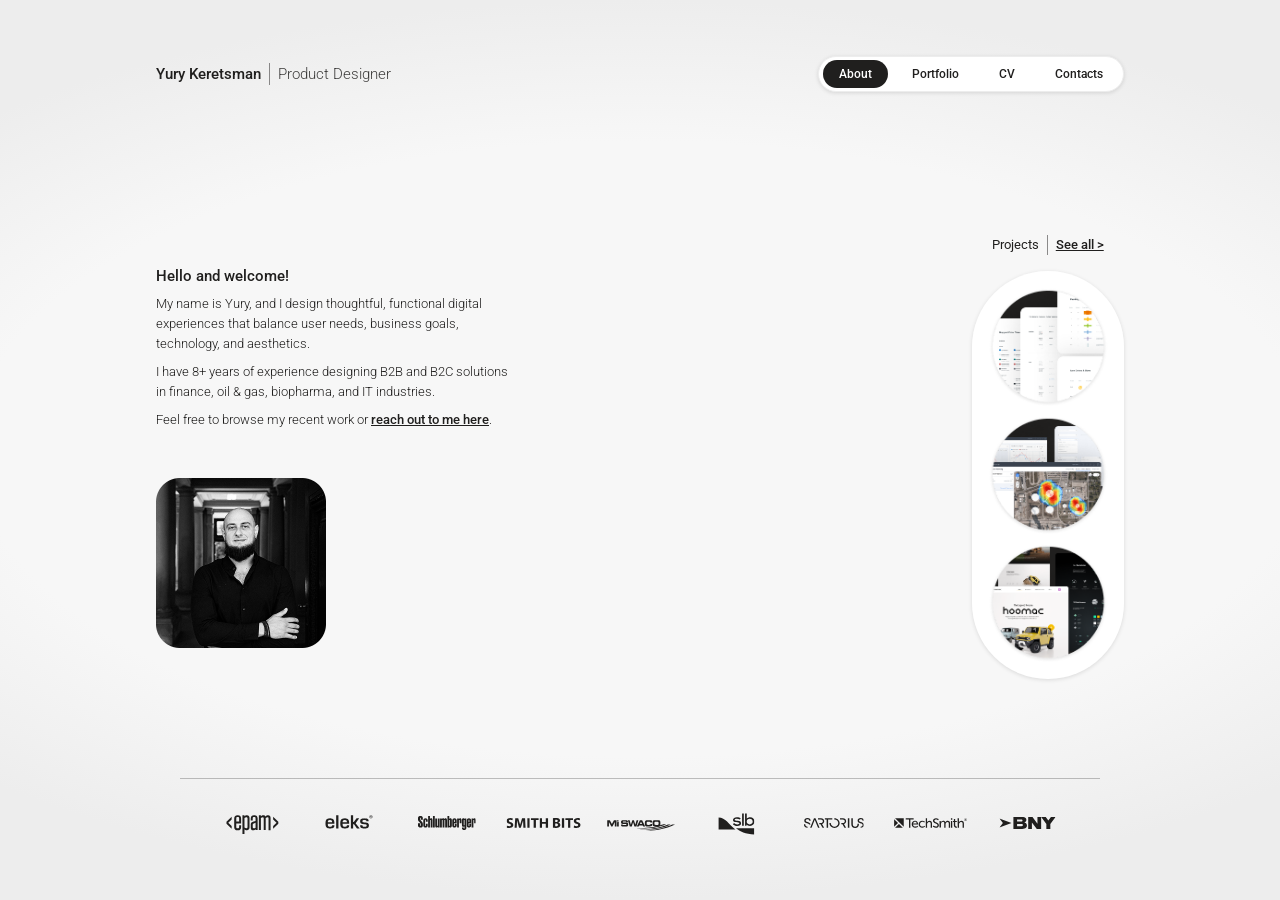
<file: index.html>
<!DOCTYPE html>
<html lang="en">
<head>
  <meta charset="UTF-8">
  <meta name="viewport" content="width=device-width, initial-scale=1.0">
  <title>Yury Keretsman | CV | Portfolio</title>
  <link rel="stylesheet" href="style.css">
  <link rel="icon" href="favicon.png" type="image/x-icon">
  <link href="https://fonts.googleapis.com/css?family=Roboto:300,400,500&display=swap" rel="stylesheet">
</head>
<body>
  <!-- Global Navigation Header -->
  <header id="global-header">
    <div id="site-name">
      <span class="site-static">Yury Keretsman</span>
      <span class="site-divider"></span>
      <span class="site-dynamic">Product Designer</span>
    </div>
    <nav id="tab-bar">
      <button class="tab" data-target="section1">About</button>
      <button class="tab" data-target="section2">Portfolio</button>
      <button class="tab" data-target="section3">CV</button>
      <button class="tab" data-target="section4">Contacts</button>
    </nav>
    <div class="mobile-nav-overlay"></div>
  </header>

  <!-- Content Sections -->
  <main>
    <section id="section1" class="content-section active">
      <div class="section1-wrapper">
        <div class="section1-columns">
          <div class="section1-bio">
            
            <div class="bio-description">
              <p class="bio-paragraph-header">
                Hello and welcome!
              </p>
              <p class="bio-paragraph">
                My name is Yury, and I design thoughtful, functional digital experiences that balance user needs, business goals, technology, and aesthetics.
              </p>
              <p class="bio-paragraph">
                I have 8+ years of experience designing B2B and B2C solutions in finance, oil & gas, biopharma, and IT industries.
              </p>
              <p class="bio-paragraph">
                Feel free to browse my recent work or <a href="#" class="section1-works-link" id="reach-out">reach out to me here</a>.
              </p>
            </div>
            <img 
              src="Assets/keretsman.png" 
              alt="Yury Keretsman Product Designer" 
              width="197" 
              height="197"
              class="bio-image"
            >
          </div>
          <div class="section1-works">
            <div class="section1-works-header-row">
              <div class="section1-works-header">Projects</div>
              <span class="section1-works-divider"></span>
              <a href="#" class="section1-works-link" id="see-all-link">See all &gt;</a>
            </div>
            <div class="section1-works-block">
              <div class="works-thumbs">
                <div class="works-thumb-wrapper" data-modal-target="project1">
                  <img src="Assets/projects/thumbs/project-thumb-1.png" alt="Project 1" class="works-thumb-img">
                  <div class="works-thumb-overlay">
                    <span class="works-thumb-arrow"></span>
                  </div>
                  <div class="works-thumb-popup">
                    <div class="works-thumb-popup-col">
                      <!-- Left column content for Project 1 -->
                      <img 
                        src="Assets/projects/thumbs/work-thumb-popup-image01.png" 
                        alt="CRM Portal Mockup Thumb" 
                        width="288" 
                        height="288"
                        class="work-thumb-popup-image"
                      > 
                    </div>
                    <div class="works-thumb-popup-col">
                      <!-- Right column content for Project 1 -->
                      <p class="bio-paragraph-header">
                        CRM Portal
                      </p>
                      <p class="bio-paragraph">
                        A centralized platform for subscription management, providing collaboration between customers, administrators, sales, and distributors
                      </p>
                    </div>
                    <span class="works-thumb-popup-arrow works-thumb-popup-arrow-top"></span>
                  </div>
                </div>
                <div class="works-thumb-wrapper" data-modal-target="project2">
                  <img src="Assets/projects/thumbs/project-thumb-2.png" alt="Project 2" class="works-thumb-img">
                  <div class="works-thumb-overlay">
                    <span class="works-thumb-arrow"></span>
                  </div>
                  <div class="works-thumb-popup">
                    <div class="works-thumb-popup-col">
                      <!-- Left column content for Project 2 -->
                      <img 
                        src="Assets/projects/thumbs/work-thumb-popup-image03.png" 
                        alt="Geospatial Monitoring App Mockup Thumb" 
                        width="288" 
                        height="288"
                        class="work-thumb-popup-image"
                      > 
                    </div>
                    <div class="works-thumb-popup-col">
                      <!-- Right column content for Project 2 -->
                      <p class="bio-paragraph-header">
                        Geospatial Monitoring Platform
                      </p>
                      <p class="bio-paragraph">
                        Solution empowers Oil & Gas companies to monitor facilities by analyzing data from a network of substance and imaging sensors.
                      </p>
                    </div>
                    <span class="works-thumb-popup-arrow works-thumb-popup-arrow-middle"></span>
                  </div>
                </div>
                <div class="works-thumb-wrapper" data-modal-target="project3">
                  <img src="Assets/projects/thumbs/project-thumb-3.png" alt="Project 3" class="works-thumb-img">
                  <div class="works-thumb-overlay">
                    <span class="works-thumb-arrow"></span>
                  </div>
                  <div class="works-thumb-popup">
                    <div class="works-thumb-popup-col">
                      <!-- Left column content for Project 3 -->
                      <img 
                        src="Assets/projects/thumbs/work-thumb-popup-image02.png" 
                        alt="Car Interface Concept Mockup Thumb" 
                        width="288" 
                        height="288"
                        class="work-thumb-popup-image"
                      > 
                    </div>
                    <div class="works-thumb-popup-col">
                      <!-- Right column content for Project 3 -->
                      <p class="bio-paragraph-header">
                        Car Interface Concept 
                      </p>
                      <p class="bio-paragraph">
                        This personal project began with a design exploration of a vehicle interface that’s simple to produce, tech-ready, and driver-friendly, inspired by debates between digital minimalists and fans of tactile controls.
                      </p>
                    </div>
                    <span class="works-thumb-popup-arrow works-thumb-popup-arrow-bottom"></span>
                  </div>
                </div>
                <!-- overlay must come after the wrappers -->
                <div class="white-overlay" aria-hidden="true"></div>
              </div>
            </div>
          </div>
        </div>
        <div class="section1-footer">
          <!-- Footer content goes here -->
          <img src="Assets/Logos/Logos01.svg" alt="Logo 1" class="footer-logo">
          <img src="Assets/Logos/Logos02.svg" alt="Logo 2" class="footer-logo">
          <img src="Assets/Logos/Logos03.svg" alt="Logo 3" class="footer-logo">
          <img src="Assets/Logos/Logos04.svg" alt="Logo 4" class="footer-logo">
          <img src="Assets/Logos/Logos05.svg" alt="Logo 5" class="footer-logo">
          <img src="Assets/Logos/Logos06.svg" alt="Logo 6" class="footer-logo">
          <img src="Assets/Logos/Logos07.svg" alt="Logo 7" class="footer-logo">
          <img src="Assets/Logos/Logos08.svg" alt="Logo 8" class="footer-logo">
          <img src="Assets/Logos/Logos09.svg" alt="Logo 9" class="footer-logo">
        </div>
      </div>
    </section>
    <section id="section2" class="content-section">
      <div class="section2-wrapper">
        <div class="section-header">
          <div class="sort-tabs">
            <div class="sort-tab selected" data-sort="relevant">Relevant</div>
            <div class="sort-tab" data-sort="recent">Recent</div>
          </div>
          <button id="menu-toggle" aria-label="Filters"><img src="Assets/icons/filter.svg" alt="External link icon"></button>
          <div id="filter-tabs">
            <div class="filter-tab selected" data-filter="all">All Projects</div>
            <div class="filter-tab" data-filter="it">IT</div>
            <div class="filter-tab" data-filter="oilgas">Oil&Gas</div>
            <div class="filter-tab" data-filter="fintech">Fintech</div>
            <div class="filter-tab" data-filter="biopharma">Biopharma</div>
            <div class="filter-tab" data-filter="other">Other</div>
          </div>
        </div>
        <div class="section2-content-overlay"></div>
        <div class="section2-content">
          <!-- Card 00001 ---- CRM -->
          <div class="portfolio-card"
            data-title="CRM Portal"
            id="project1"
            data-category="it"
            data-date="2024-06-01"
            data-modal-layout="product"
            data-modal-tag="Digital Media"
            data-modal-customer-info="Digital Solution Provider<br>73+ million customers from 190 countries<br>B2C / B2B"
            data-modal-goals-info="Reduce the workload of the Customer Support team by improving the customer self-service processes<br>Develop new user journeys to match the Company’s new subscription-based business model<br>Optimize Company’s IT environments from 8 separate platforms to a single role-based CRM"
            data-modal-participation-info="Ground-up solution development from stakeholder and user interviews to design handover within the project’s core lead team<br>User testing conduction to suggest and implement system improvements<br>Creation and maintaining of the custom design system in close collaboration with the FE team"
            data-hero-image="Assets/projects/heroimages/Modal/modal-product-image-01.png"
            data-mockups="Assets/projects/mockups/01CRM/CRM-mockup-01.png,Assets/projects/mockups/01CRM/CRM-mockup-02.png,Assets/projects/mockups/01CRM/CRM-mockup-03.png,Assets/projects/mockups/01CRM/CRM-mockup-04.png,Assets/projects/mockups/01CRM/CRM-mockup-05.png"
            data-mockup-captions="Examples of service blue prints and business process models that were used to define solutions and deliver the scope to the Dev Team,Some ready mockups of the Admin part of the portal,Parts of the documentation describing the tokenized Design System,Examples of user-testing scenarios and results per personas,Some ready mockups of the Customer part of the portal">
            <div class="portfolio-card-thumbnail">
              <img 
                src="Assets/projects/thumbs/portfolio-card-thumbnail01.png" 
                alt="CRM Portal Mockup Thumbnail" 
                width="100%" 
                height="auto"
              >
              <div class="portfolio-card-overlay">
                <span class="portfolio-card-overlay-arrow"></span>
              </div>
            </div>
            <div class="portfolio-card-description">
              <div class="portfolio-card-description-header">
                <p class="portfolio-paragraph-header">CRM Portal</p>
                <div class="portfolio-card-tags">
                  <span class="portfolio-card-tag">B2C / B2B</span>
                  <span class="portfolio-card-tag">IT</span>
                </div>
              </div>
              <p class="bio-paragraph">A centralized platform for subscription management, providing collaboration between customers, administrators, sales, and distributors.</p>
            </div>
          </div>
          <!-- Card 00002 ---- FinTech -->
          <div class="portfolio-card" 
            data-title="Financial Monitoring Platform"
            data-category="fintech"
            data-date="2025-09-01"
            data-modal-layout="product"
            data-modal-tag="FinTech"
            data-modal-customer-info="AA-rated G-SIB Bank (USA)<br>Assets Under Management: US$2.03 trillion<br>B2C / B2B"
            data-modal-goals-info="Create new product within the existing Data & Analytics infrastructure to manage customer’s assets<br>Apply a single consistent design-language through all the company’s products"
            data-modal-participation-info="Developed a new product starting from Subject Matter Experts  interviews, provided the smooth integration into the existing processes<br>Collaborated with Customer’s design teams to enhance and maintain the design system"
            data-hero-image="Assets/projects/heroimages/Modal/modal-product-image-02.png"
            data-mockups="Assets/projects/mockups/02Fin/fin-mockup-01.png,Assets/projects/mockups/02Fin/fin-mockup-02.png,Assets/projects/mockups/02Fin/fin-mockup-03.png,Assets/projects/mockups/02Fin/fin-mockup-04.png"
            data-mockup-captions="Mockups of LLM powered and tabular/visual interfaces,Mockups of analysis configuration tools featuring complex rule-based criteria,Examples of simple straightforward service blueprints that were created during the discovery stage,Examples of design deliveries utilizing Figma’s annotations and some custom mark-ups">
            <div class="portfolio-card-thumbnail">
              <img 
                src="Assets/projects/thumbs/portfolio-card-thumbnail02.png" 
                alt="Financial Monitoring Platform Mockup Thumbnail" 
                width="100%" 
                height="auto"
              >
              <div class="portfolio-card-overlay">
                <span class="portfolio-card-overlay-arrow"></span>
              </div>
            </div>
            <div class="portfolio-card-description">
              <div class="portfolio-card-description-header">
                <p class="portfolio-paragraph-header">Financial Monitoring Platform</p>
                <div class="portfolio-card-tags">
                  <span class="portfolio-card-tag">B2C / B2B</span>
                  <span class="portfolio-card-tag">FinTech</span>
                </div>
              </div>
              <p class="bio-paragraph">A performance-tracking platform for bank clients, providing insights for both large stakeholders and portfolio management companies.</p>
            </div>
          </div>
          <!-- Card 00003 ---- Vehicle -->
          <div class="portfolio-card" 
            data-title="Web Experience for Concept Vehicle"
            data-category="other"
            data-date="2025-06-01"
            data-modal-layout="product"
            data-external-link-cta="Visit the Hoomac.space webpage"
            data-modal-tag="Personal EDU Project"
            data-modal-goals-info="Create a webpage to showcase personal design-concept<br>Explore relevant no-code and vibe-code tools and processes"
            data-modal-participation-info="Designed and developed the webpage using no-code editors and vibe-coding technics<br>Created the concept and 3d visualization of the vehicle, iconography, infographics"
            data-hero-image="Assets/projects/heroimages/Modal/modal-product-image-03.png"
            data-mockups="Assets/projects/mockups/03Vehic/fin-mockup-01.png,Assets/projects/mockups/03Vehic/fin-mockup-02.png"
            data-mockup-captions="Mockups of the landing page featuring 3d sequence animations,Mockups of the infographics that were used to communicate the main ideas behind the concept"
            data-external-link="https://hoomac.space">
            <div class="portfolio-card-thumbnail">
              <img 
                src="Assets/projects/thumbs/portfolio-card-thumbnail03.png" 
                alt="Web Experience for Concept Vehicle Mockup Thumbnail" 
                width="100%" 
                height="auto"
              >
              <div class="portfolio-card-overlay">
                <span class="portfolio-card-overlay-arrow"></span>
              </div>
            </div>
            <div class="portfolio-card-description">
              <div class="portfolio-card-description-header">
                <p class="portfolio-paragraph-header">Web Experience for Concept Vehicle</p>
                <div class="portfolio-card-tags">
                  <span class="portfolio-card-tag">Personal EDU Project</span>
                  <span class="portfolio-card-tag">Automotive</span>
                </div>
              </div>
              <p class="bio-paragraph">The desktop-first webpage to describe the concept of the budget SUV and the UX behind it’s digital and physical interfaces.</p>
            </div>
          </div>
          <!-- Card 00004 ---- Biopharma -->
          <div class="portfolio-card" 
            data-title="Robotics Control Software"
            data-category="biopharma"
            data-date="2024-03-01"
            data-modal-layout="product"
            data-modal-tag="Biopharmaceutical"
            data-modal-customer-info="International pharmaceutical and lab equipment supplier<br>60+ locations worldwide<br>Internal solution"
            data-modal-goals-info="Develop an embedded Raspberry Pi software to control a robot that conducts biopharmaceutical experiments<br>Fit into very tight deadlines to provide continuous production process"
            data-modal-participation-info="Worked with stakeholders to define requirements and ideate workflows in a very tight schedule<br>Built high-fidelity mockups based on the corporate design system and provided detailed deliverables to the dev team and created design documentation"
            data-hero-image="Assets/projects/heroimages/Modal/modal-product-image-04.png"
            data-mockups="Assets/projects/mockups/04Bio/bio-mockup-01.png,Assets/projects/mockups/04Bio/bio-mockup-02.png"
            data-mockup-captions="Mockups showing the monitoring and configuration parts of the software,Mockups showing the monitoring, configuration and data exporting parts of the software">
            <div class="portfolio-card-thumbnail">
              <img 
                src="Assets/projects/thumbs/portfolio-card-thumbnail04.png" 
                alt="Robotics Control Software Raspberry Mockup Thumbnail" 
                width="100%" 
                height="auto"
              >
              <div class="portfolio-card-overlay">
                <span class="portfolio-card-overlay-arrow"></span>
              </div>
            </div>
            <div class="portfolio-card-description">
              <div class="portfolio-card-description-header">
                <p class="portfolio-paragraph-header">Robotics Control Software</p>
                <div class="portfolio-card-tags">
                  <span class="portfolio-card-tag">Internal solution</span>
                  <span class="portfolio-card-tag">Biopharma</span>
                </div>
              </div>
              <p class="bio-paragraph">An embedded robotics control software that allows users to conduct and analyze semi-automated biopharmaceutical experiments.</p>
            </div>
          </div>
          <!-- Card 00005 ---- Carmedia -->
          <div class="portfolio-card" 
            data-title="Car Interface Concept"
            id="project3"
            data-category="other"
            data-date="2025-03-01"
            data-modal-layout="product"
            data-modal-tag="Automotive"
            data-external-link-cta="See the detailed case study"
            data-modal-goals-info="Explore new design area of vehicle interfaces<br>Experiment with ideas of combining custom digital interface and physical controls"
            data-modal-participation-info="Ideated a new concept of budget SUV interface<br>Created 2.5d design language to cover UI for all the necessary flows"
            data-hero-image="Assets/projects/heroimages/Modal/modal-product-image-05.png"
            data-mockups="Assets/projects/mockups/05Med/med-mockup-01.png,Assets/projects/mockups/05Med/med-mockup-02.png,Assets/projects/mockups/05Med/med-mockup-03.png"
            data-mockup-captions="Mockups of the main interface and the dashboard,Screenshots from the description of the design system,Documentation that describes the physical dial control designed to manipulate the UI"
            data-external-link="https://hoomac.space/entertainment.html">
            <div class="portfolio-card-thumbnail">
              <img 
                src="Assets/projects/thumbs/portfolio-card-thumbnail05.png" 
                alt="Car Interface Concept Mockup Thumbnail" 
                width="100%" 
                height="auto"
              >
              <div class="portfolio-card-overlay">
                <span class="portfolio-card-overlay-arrow"></span>
              </div>
            </div>
            <div class="portfolio-card-description">
              <div class="portfolio-card-description-header">
                <p class="portfolio-paragraph-header">Car Interface Concept </p>
                <div class="portfolio-card-tags">
                  <span class="portfolio-card-tag">Personal EDU Project</span>
                  <span class="portfolio-card-tag">Automotive</span>
                </div>
              </div>
              <p class="bio-paragraph">This personal project began with a design exploration of a vehicle interface that’s simple to produce, tech-ready, and driver-friendly, inspired by debates between digital minimalists and fans of tactile controls.</p>
            </div>
          </div>
          <!-- Card 00006 ---- Geospatial -->
          <div class="portfolio-card" 
            data-title="Geospatial Monitoring Platform"
            id="project2"
            data-category="oilgas"
            data-date="2019-06-01"
            data-modal-layout="product"
            data-modal-tag="Oil&Gas"
            data-modal-customer-info="Oilfield services and equipment supplier<br>Operating in 70+ countries<br>B2B"
            data-modal-goals-info="Develop the highly customizable platform to cover a variety of customer needs<br>Design separate solutions tailored for specific customers"
            data-modal-participation-info="Working directly with customers to conduct discoveries per required features in a team of 2 designers<br>Delivered to the platform design by developing new custom features required for each new facility covered<br>Designed information architecture for the application’s widget-based architecture<br>Created and maintained the design system"
            data-hero-image="Assets/projects/heroimages/Modal/modal-product-image-06.png"
            data-mockups="Assets/projects/mockups/06Gas/gas-mockup-01.png,Assets/projects/mockups/06Gas/gas-mockup-02.png,Assets/projects/mockups/06Gas/gas-mockup-03.png,Assets/projects/mockups/06Gas/gas-mockup-04.png"
            data-mockup-captions="Examples of the interface aimed to build digital facility maps,Mockups of the platform’s monitoring widget pages,Pieces of the documentation delivered to the dev team,Examples of the “quick-and-dirty” process maps that were created on customer interviews">
            <div class="portfolio-card-thumbnail">
              <img 
                src="Assets/projects/thumbs/portfolio-card-thumbnail06.png" 
                alt="Geospatial Monitoring Platform Mockup Thumbnail" 
                width="100%" 
                height="auto"
              >
              <div class="portfolio-card-overlay">
                <span class="portfolio-card-overlay-arrow"></span>
              </div>
            </div>
            <div class="portfolio-card-description">
              <div class="portfolio-card-description-header">
                <p class="portfolio-paragraph-header">Geospatial Monitoring Platform </p>
                <div class="portfolio-card-tags">
                  <span class="portfolio-card-tag">B2B</span>
                  <span class="portfolio-card-tag">Oil&Gas</span>
                </div>
              </div>
              <p class="bio-paragraph">Solution empowers Oil & Gas companies to monitor facilities by analyzing data from a network of substance and imaging sensors.</p>
            </div>
          </div>
          <!-- Card 00007 ---- AssetBank -->
          <div class="portfolio-card" 
            data-title="Royalty Free Assets Stock"
            data-category="it"
            data-date="2023-06-01"
            data-modal-layout="product"
            data-modal-tag="Digital Media"
            data-modal-customer-info="Digital Solution Provider<br>73+ million customers from 190 countries<br>B2C / B2B"
            data-modal-goals-info="Improve webpage conversion increasing the leads to the Company’s software<br>Add 3rd party integrations"
            data-modal-participation-info="Conducted in-depth user research and analysis<br>Collaborated with the team to integrate new third-party stock providers and add the potential of generative AI<br>Aligned the design system with the customer's evolving brand identity"
            data-hero-image="Assets/projects/heroimages/Modal/modal-product-image-07.png"
            data-mockups="Assets/projects/mockups/07Roy/roy-mockup-01.png,Assets/projects/mockups/07Roy/roy-mockup-02.png,Assets/projects/mockups/07Roy/roy-mockup-03.png"
            data-mockup-captions="Mockup of the catalog page and filtering that were facelifted to match the current industry trends,Mockups of the landing pages that were redesigned to decrease the drop-off rate and make possible pricing options more clear,Screenshots of artifacts that were prepared to pitch the design update featuring analytics, user survey and heuristics analyses">
            <div class="portfolio-card-thumbnail">
              <img 
                src="Assets/projects/thumbs/portfolio-card-thumbnail07.png" 
                alt="Royalty Free Assets Stock Mockup Thumbnail" 
                width="100%" 
                height="auto"
              >
              <div class="portfolio-card-overlay">
                <span class="portfolio-card-overlay-arrow"></span>
              </div>
            </div>
            <div class="portfolio-card-description">
              <div class="portfolio-card-description-header">
                <p class="portfolio-paragraph-header">Royalty Free Assets Stock </p>
                <div class="portfolio-card-tags">
                  <span class="portfolio-card-tag">B2C</span>
                  <span class="portfolio-card-tag">IT</span>
                </div>
              </div>
              <p class="bio-paragraph">A library of royalty-free photos and videos featuring original content, licensed third-party materials, and AI-generated imagery.</p>
            </div>
          </div>
          <!-- Card 00008 ---- TaskManager -->
          <div class="portfolio-card" 
            data-title="Industrial Operations Management Software"
            data-category="oilgas"
            data-date="2017-03-01"
            data-modal-layout="product"
            data-modal-tag="Oil&Gas"
            data-modal-customer-info="Oilfield services and equipment supplier<br>Operating in 70+ countries<br>B2B"
            data-modal-goals-info="Integrate 30+ internal tools into the single platform<br>Develop multi-role task manager to orchestrate processes across teams and locations<br>Create a scalable design-system to be later shared to other products"
            data-modal-participation-info="Worked directly with subject matter experts to ideate the core part of the platform and applications assigned to our team<br>Contributed to the design lib collaborating with design teams distributed worldwide<br>Participating in field activities conducting discovery workshops and user-testing sessions"
            data-hero-image="Assets/projects/heroimages/Modal/modal-product-image-08.png"
            data-mockups="Assets/projects/mockups/08Oil/oil-mockup-01.png,Assets/projects/mockups/08Oil/oil-mockup-02.png,Assets/projects/mockups/08Oil/oil-mockup-03.png"
            data-mockup-captions="Mockups of the task manager featuring main project’s metrics,Examples of the documentation pieces that were describing both flows and interface elements,Example of documentation that was build to contribute a complex universal chart component to the shared design lib">
            <div class="portfolio-card-thumbnail">
              <img 
                src="Assets/projects/thumbs/portfolio-card-thumbnail08.png" 
                alt="Industrial Operations Management Software Mockup Thumbnail" 
                width="100%" 
                height="auto"
              >
              <div class="portfolio-card-overlay">
                <span class="portfolio-card-overlay-arrow"></span>
              </div>
            </div>
            <div class="portfolio-card-description">
              <div class="portfolio-card-description-header">
                <p class="portfolio-paragraph-header">Industrial Operations Management Software</p>
                <div class="portfolio-card-tags">
                  <span class="portfolio-card-tag">B2B</span>
                  <span class="portfolio-card-tag">Oil&Gas</span>
                </div>
              </div>
              <p class="bio-paragraph">An integrated solution for oil extraction planning, designed to support collaboration between managers, team leads, and engineers.</p>
            </div>
          </div>
          <!-- Card 00009 ---- MapApp -->
          <div class="portfolio-card" 
            data-title="Location Based Social Media App"
            data-category="other"
            data-date="2018-06-01"
            data-modal-layout="product"
            data-modal-tag="Entertainment"
            data-modal-customer-info="StartUp<br>B2C"
            data-modal-goals-info="Create an easy-to-use map-based platform for active sports enthusiasts<br>Follow the Human Interface Guidelines to seamlessly fit the app into SwiftUI framework"
            data-modal-participation-info="Created the design following best available practices for map-based apps<br>Created graphic content<br>Created design deliverables to be passed to the 3rd-party team"
            data-hero-image="Assets/projects/heroimages/Modal/modal-product-image-09.png"
            data-mockups="Assets/projects/mockups/09Mob/mob-mockup-01.png,Assets/projects/mockups/09Mob/mob-mockup-02.png"
            data-mockup-captions="Mockups of app screens in both light and dark themes,Parts of the initial design deliverables">
            <div class="portfolio-card-thumbnail">
              <img 
                src="Assets/projects/thumbs/portfolio-card-thumbnail09.png" 
                alt="Location Based Social Media App Mockup Thumbnail" 
                width="100%" 
                height="auto"
              >
              <div class="portfolio-card-overlay">
                <span class="portfolio-card-overlay-arrow"></span>
              </div>
            </div>
            <div class="portfolio-card-description">
              <div class="portfolio-card-description-header">
                <p class="portfolio-paragraph-header">Location Based Social Media App</p>
                <div class="portfolio-card-tags">
                  <span class="portfolio-card-tag">B2C</span>
                  <span class="portfolio-card-tag">Startup</span>
                </div>
              </div>
              <p class="bio-paragraph">JINGO is a social media app for active sports enthusiasts, outdoor adventurers, travelers, and general thrill-seekers.</p>
            </div>
          </div>
          <!-- Card 00010 ---- EquipAnalysis -->
          <div class="portfolio-card" 
            data-title="Industrial Equipment Benchmarking Tool"
            data-category="oilgas"
            data-date="2021-06-01"
            data-modal-layout="product"
            data-modal-tag="Oil&Gas"
            data-modal-customer-info="Oilfield services and equipment supplier<br>Operating in 70+ countries<br>B2B"
            data-modal-goals-info="Develop a new automated equipment sale process based on data analytics<br>Develop a video-capture mobile app utilizing existing algorithms"
            data-modal-participation-info="Conducted and facilitated an on-site workshop based on the Google Sprint techniques to build some hypotheses and map possible workflows<br>Tested and validated concept<br>Built UI using available design system and design documentation to be delivered to the dev team"
            data-hero-image="Assets/projects/heroimages/Modal/modal-product-image-10.png"
            data-mockups="Assets/projects/mockups/10Equ/equ-mockup-01.png,Assets/projects/mockups/10Equ/equ-mockup-02.png,Assets/projects/mockups/10Equ/equ-mockup-03.png"
            data-mockup-captions="Mockups of the app’s dashboard including the most essential historical data analysis and sophisticated filter query builder,Mobile client for the field employees with the video capturing equipment analysis software,Examples of the business process models and complex documentations that were delivered to the dev team">
            <div class="portfolio-card-thumbnail">
              <img 
                src="Assets/projects/thumbs/portfolio-card-thumbnail10.png" 
                alt="Industrial Equipment Benchmarking Tool Mockup Thumbnail" 
                width="100%" 
                height="auto"
              >
              <div class="portfolio-card-overlay">
                <span class="portfolio-card-overlay-arrow"></span>
              </div>
            </div>
            <div class="portfolio-card-description">
              <div class="portfolio-card-description-header">
                <p class="portfolio-paragraph-header">Industrial Equipment Benchmarking Tool</p>
                <div class="portfolio-card-tags">
                  <span class="portfolio-card-tag">B2B</span>
                  <span class="portfolio-card-tag">Oil&Gas</span>
                </div>
              </div>
              <p class="bio-paragraph">The tool for analyzing historical data and competitor’s offers to make the most convenient proposals for the customers.</p>
            </div>
          </div>
          <!-- Card 00011 ---- Museum -->
          <div class="portfolio-card" 
            data-title="Museum Cataloging and Public Engagement Platform"
            data-category="other"
            data-date="2019-06-01"
            data-modal-layout="product"
            data-modal-tag="Non-Profit"
            data-modal-customer-info="Lviv National Museum<br>B2C"
            data-modal-goals-info="Create new catalog system to collect and manage the exhibits data-base per new legislation requirements<br>Create a promotional web-portal for communication with public and scientific audiences"
            data-modal-participation-info="Conducted on-site discovery phase involving employees, customers and stakeholders in a team of 3 designers and business-analyst<br>Built and validated Information architecture seamlessly integrating all the processes into a single multi-role platform<br>Collaborated on the catalog-management and landing page designs"
            data-hero-image="Assets/projects/heroimages/Modal/modal-product-image-11.png"
            data-mockups="Assets/projects/mockups/11Mus/mus-mockup-01.png,Assets/projects/mockups/11Mus/mus-mockup-02.png"
            data-mockup-captions="Mockups of the catalog setup tool; landing page and multi-role back-office software,Information architecture preview and pieces of documentation that were used to ideate the initial solution">
            <div class="portfolio-card-thumbnail">
              <img 
                src="Assets/projects/thumbs/portfolio-card-thumbnail11.png" 
                alt="Museum Cataloging and Public Engagement Platform Mockup Thumbnail" 
                width="100%" 
                height="auto"
              >
              <div class="portfolio-card-overlay">
                <span class="portfolio-card-overlay-arrow"></span>
              </div>
            </div>
            <div class="portfolio-card-description">
              <div class="portfolio-card-description-header">
                <p class="portfolio-paragraph-header">Museum Cataloging and Public Engagement Platform</p>
                <div class="portfolio-card-tags">
                  <span class="portfolio-card-tag">B2C</span>
                  <span class="portfolio-card-tag">Non Profit</span>
                </div>
              </div>
              <p class="bio-paragraph">The museum portal with the customer facing promo web portal and back-office tool for managing the exhibits.</p>
            </div>
          </div>
          <!-- Card 00012 ---- Dribbble -->
          <div class="portfolio-card" data-id="special"
            data-title="Design Playground at Dribbble  "
            data-category="other"
            data-date="2014-06-01"
            data-modal-layout="gallery"
            data-modal-tag="Non-Profit"
            data-image="Assets/projects/mockups/12Dri/dri-mockup.png"
            data-external-link="https://dribbble.com/keretsman"
            data-external-link-cta="Visit my Dribbble Page">
            <div class="portfolio-card-thumbnail">
              <img 
                src="Assets/projects/thumbs/portfolio-card-thumbnail12.png" 
                alt="Design Playground at Dribbble   Mockup Thumbnail" 
                width="100%" 
                height="auto"
              >
              <div class="portfolio-card-overlay">
                <span class="portfolio-card-overlay-arrow"></span>
              </div>
            </div>
            <div class="portfolio-card-description">
              <div class="portfolio-card-description-header">
                <p class="portfolio-paragraph-header">Design Playground at Dribbble  </p>
                <div class="portfolio-card-tags">
                  <span class="portfolio-card-tag">Non-Profit</span>
                </div>
              </div>
              <p class="bio-paragraph">Having illustrating as a hobby gives me a nice chance to create personal concepts, study and practice new techniques,explore perfect geometrical shapes, and share ideas.</p>
            </div>
          </div>
        </div>
      </div>
    </section>
    <!-- Section 3 -->
    <section id="section3" class="content-section">
      <div class="section3-wrapper">
        <div class="cv-central-wrapper">
          <div class="cv-block">
            <p class="cv-title">Professional Experience</p>
            <div class="cv-experience-list">
              <div class="cv-experience-item">
                <div>
                  <p class="cv-experience-item-period">Oct, 2021 — Present</p>
                </div>
                <div class="cv-experience-description">
                  <p class="cv-experience-description-title">Experience Designer @ Eleks</p>
                  <p class="bio-paragraph">Working within the lead team to develop the CRM portal for a prominent digital solution provider. Building the embedded robotics control software for biopharmaceutical company</p>
                </div>
              </div>
              <div class="cv-experience-item">
                <div>
                  <p class="cv-experience-item-period">Feb, 2018 — Oct, 2021</p>
                </div>
                <div class="cv-experience-description">
                  <p class="cv-experience-description-title">Experience Designer @ EPAM Systems</p>
                  <p class="bio-paragraph">Building solutions for Oil & Gas industry B2B and B2C platforms</p>
                </div>
              </div>
              <div class="cv-experience-item">
                <div>
                  <p class="cv-experience-item-period">Jan, 2017 — Feb, 2018</p>
                </div>
                <div class="cv-experience-description">
                  <p class="cv-experience-description-title">UI/UX Designer @ Sunray Solutions</p>
                  <p class="bio-paragraph">Creating UI/UX for eCommerce Projects and Retail Marketing Solutions</p>
                </div>
              </div>
              <div class="cv-experience-item">
                <div>
                  <p class="cv-experience-item-period">2013 — 2018</p>
                </div>
                <div class="cv-experience-description">
                  <p class="cv-experience-description-title">Freelance Web Designer @ 99designs</p>
                  <p class="bio-paragraph">Native and Hybrid Mobile UX/UI, Designing Data-driven Infographics</p>
                </div>
              </div>
              <div class="cv-experience-item">
                <div>
                  <p class="cv-experience-item-period">2011 — 2013</p>
                </div>
                <div class="cv-experience-description">
                  <p class="cv-experience-description-title">Production Manager @ Marketing Agency Breza</p>
                  <p class="bio-paragraph">Coordinating Full Print Production Cycle</p>
                </div>
              </div>
              <div class="cv-experience-item">
                <div>
                  <p class="cv-experience-item-period">2006 — 2010</p>
                </div>
                <div class="cv-experience-description">
                  <p class="cv-experience-description-title">Graphic Designer @ Art Line Publishing House</p>
                  <p class="bio-paragraph">Creating Marketing Materials, Book Design & Page Making</p>
                </div>
              </div>
            </div>
          </div> 
          <div class="cv-column-two">
            <div class="cv-block" style="gap: 16px;">
              <p class="cv-title">Key Skills</p>
              <p class="modal-text">
                <span style="font-size: 13px;">Research, analysis and data processing</span>
                <span style="font-size: 13px;">User interviews and design discovery</span>
                <span style="font-size: 13px;">Solution validation</span>
                <span style="font-size: 13px;">Design documentation</span>
                <span style="font-size: 13px;">Cross platform UI/UX design</span>
                <span style="font-size: 13px;">Interaction design</span>
                <span style="font-size: 13px;">Building visual design and illustrative content</span>
              </p>
            </div>
            <div class="cv-block" style="gap: 16px;">
              <p class="cv-title">Education</p>
              <div>
                <p class="bio-paragraph">Specialization Certificate</p>
                <p class="cv-experience-description-title">Google UX Design</p>
              </div>
              <div>
                <p class="bio-paragraph">2017-2018</p>
                <p class="cv-experience-description-title">OffGrid Design School</p>
              </div>
              <div>
                <p class="bio-paragraph">2005–2010</p>
                <p class="cv-experience-description-title">Management and Marketing Department<br>Uzhhorod National University</p>
                <p class="bio-paragraph">Master Degree</p>
              </div>
            </div> 
          </div>
        </div>
      </div>
    </section>
    <section id="section4" class="content-section">
      <!-- Section 4 -->
      <div class="section3-wrapper">
        <div class="cv-central-wrapper" style="justify-content: center;">
          <div class="business-card">
            <div class="contacts">
              <div class="contacts-column">
                <div class="modal-link">
                  <div class="external-icon-wrapper" style="background-color: (var(--white));">
                    <img src="Assets/icons/email.svg" alt="email icon">
                  </div>
                  <div class="bio-paragraph">
                    keretsmanyury@gmail.com
                  </div>
                </div>
                <div class="modal-link">
                  <div class="external-icon-wrapper" style="background-color: (var(--white));">
                    <img src="Assets/icons/phone.svg" alt="email icon">
                  </div>
                  <div class="bio-paragraph">
                    +421952156148 (Sk)
                  </div>
                </div>
              </div>
              <div class="contacts-column">
                <div class="modal-linkblock">
                  <a href="https://www.linkedin.com/in/keretsman/" target="_blank" class="modal-link">
                    <div class="external-icon-wrapper">
                      <img src="Assets/icons/linkedin.svg" alt="LinkedIn icon">
                    </div>
                    <div class="section1-works-link">
                      www.linkedin.com/in/keretsman/
                    </div>
                  </a>
                </div>
                <div class="modal-linkblock">
                  <a href="https://dribbble.com/keretsman" target="_blank" rel="noopener noreferrer" class="modal-link">
                    <div class="external-icon-wrapper">
                      <img src="Assets/icons/dribbble.svg" alt="External link icon">
                    </div>
                    <div class="section1-works-link">
                      www.dribbble.com/keretsman
                    </div>
                  </a>
                </div>  
              </div>
            </div>
            <div class="contacts-divider">
            </div>
            <div class="modal-link">
              <div class="external-icon-wrapper" style="background-color: (var(--white));">
                <img src="Assets/icons/location.svg" alt="email icon">
              </div>
              <div class="bio-paragraph">
                Bratislava, Slovakia
              </div>
            </div>
          </div> <!-- business-card -->
        </div>
      </div>
    </section>
  </main>

<div id="project-modal" class="modal">
  <div class="modal-content">
    <button class="close-btn" aria-label="Close">
      <img src="Assets/icons/close.svg" alt="Close" />
    </button>
    <div class="modal-content-overlay"></div>
    <div class="modal-scrollable">
      <div id="modal-body"></div>
    </div>
  </div>
</div>

  <script src="script.js"></script>
</body>
</html>
</file>
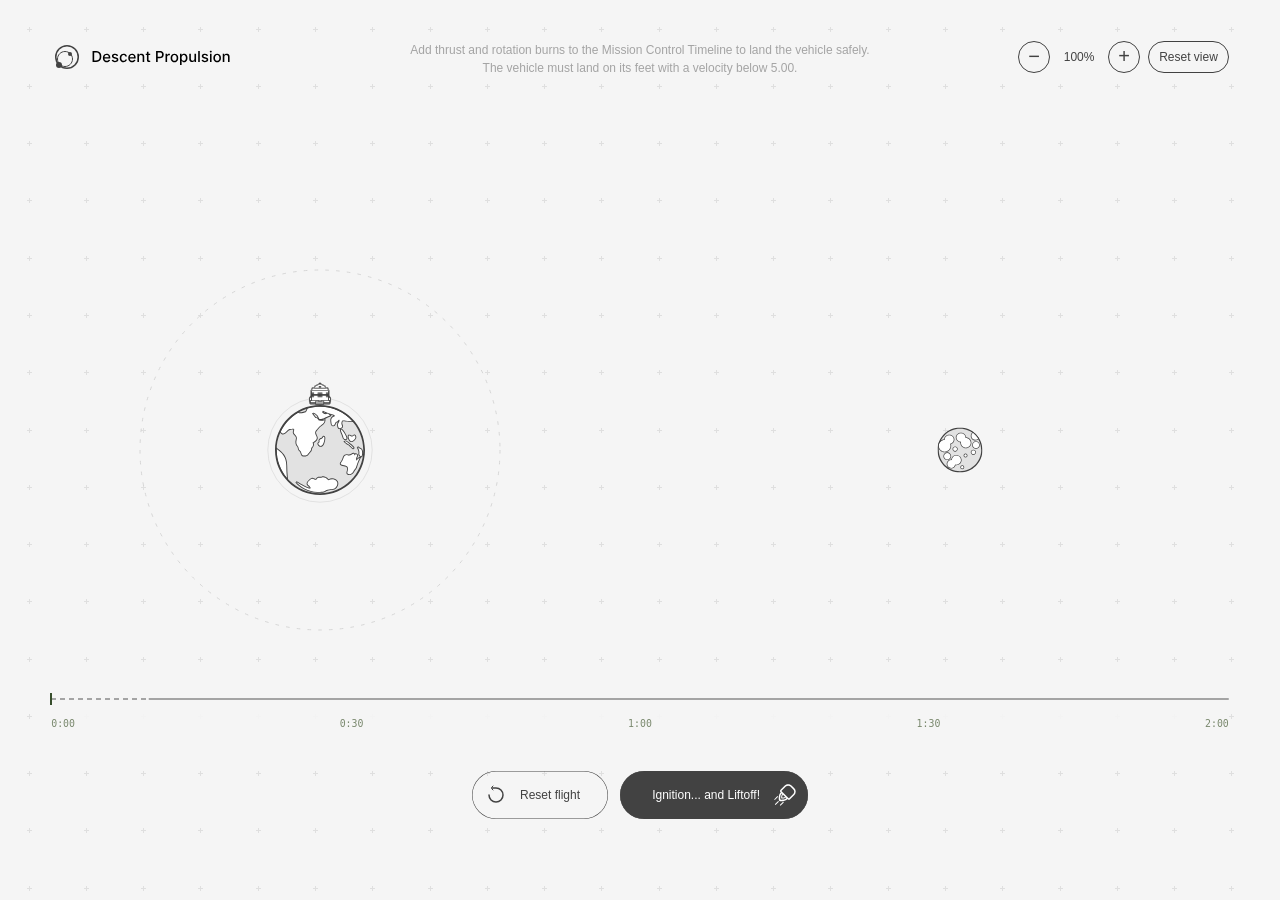
<file: descent-propulsion/index.html>
<!doctype html>
<html lang="en"><head><meta charset="utf-8"><meta name="viewport" content="width=device-width,initial-scale=1"><title>Descent Propulsion</title><link rel="stylesheet" href="style.css"></head>
<body><div id="app-shell"><canvas tabindex="0" id="space" aria-label="Physics simulation of a vehicle ascending from Departure into orbit"></canvas>
<header><div class="brand"><img class="app-logo" src="assets/logo.svg" alt="Descent Propulsion"></div></header><div class="mission-description" id="mission-description"><div>Add thrust and rotation burns to the Mission Control Timeline to land the vehicle safely.</div><div>The vehicle must land on its feet with a velocity below 5.00.</div></div><div class="closing-indicator" id="closing-indicator" hidden><div>Closing velocity</div><div id="closing-speed">0.00</div></div><nav class="view-controls" aria-label="Simulation view"><button id="zoom-out" aria-label="Zoom out">−</button><output id="zoom-level">100%</output><button id="zoom-in" aria-label="Zoom in">+</button><button id="reset-view">Reset view</button></nav>

<div id="departureLabel" class="planet-label" hidden>Departure <span>PRIMARY BODY</span></div><div id="arrivalLabel" class="planet-label" hidden>Arrival <span>SECONDARY BODY</span></div><div id="vehicleLabel" class="vehicle-label" hidden>Vehicle</div>
<div id="success-popup" role="status" hidden><strong>Success!</strong><button id="try-again">Try again</button></div><div id="crash-popup" role="status" hidden><div><strong>Ouch...</strong><small id="crash-detail"></small></div><button id="crash-reset">Reset</button></div>
<footer><section class="flight-plan" aria-label="Flight action timeline"><div class="ruler" id="ruler" tabindex="0" role="slider" aria-label="Choose action time; arrows adjust, Enter opens actions" aria-valuemin="0" aria-valuemax="120" aria-valuenow="12"><div id="initial-burn"></div><div id="events"></div><div id="playhead"></div></div><div class="ticks"><span>0:00</span><span>0:30</span><span>1:00</span><span>1:30</span><span>2:00</span></div><div id="time-tooltip" role="tooltip" hidden></div><div id="action-menu" tabindex="-1" role="dialog" aria-label="Schedule flight action" hidden><button id="cancel-action" aria-label="Close" title="Close"><img src="assets/ico-close.svg" alt=""></button><div class="popup-tune"><div id="choose-action" aria-label="Maneuver type"><button data-action="ccw" aria-pressed="false"><span class="maneuver-icon" aria-hidden="true"><img src="assets/ico-yawleft.svg" width="48" height="48" alt=""></span><span>Yaw left</span></button><button data-action="burn" aria-pressed="false"><span class="maneuver-icon" aria-hidden="true"><img src="assets/ico-thrust.svg" width="48" height="48" alt=""></span><span>Thrust</span></button><button data-action="cw" aria-pressed="false"><span class="maneuver-icon" aria-hidden="true"><img src="assets/ico-yawright.svg" width="48" height="48" alt=""></span><span>Yaw right</span></button></div><div class="duration-row"><img class="time-icon" src="assets/ico-time.svg" width="32" height="32" alt="Duration"><input id="action-duration" type="hidden" value="1.5"><div class="duration-steps" role="group" aria-label="Maneuver duration"><div class="unavailable-duration" aria-hidden="true"></div><button type="button" data-duration="0" aria-label="0.0 seconds" aria-pressed="false" disabled><i></i></button><button type="button" data-duration="0.5" aria-label="0.5 seconds" aria-pressed="false"><i></i></button><button type="button" data-duration="1" aria-label="1.0 seconds" aria-pressed="false"><i></i></button><button type="button" data-duration="1.5" aria-label="1.5 seconds" aria-pressed="false"><i></i></button><button type="button" data-duration="2" aria-label="2.0 seconds" aria-pressed="false"><i></i></button><button type="button" data-duration="2.5" aria-label="2.5 seconds" aria-pressed="false"><i></i></button><button type="button" data-duration="3" aria-label="3.0 seconds" aria-pressed="false"><i></i></button></div><output id="duration-value" class="selected-duration">1.5 sec</output></div></div><div class="popup-toolbar"><button id="delete-action" aria-label="Delete maneuver" title="Delete maneuver"><img src="assets/ico-delete.svg" alt="" width="24" height="24"></button><span id="menu-time"></span><button id="confirm-action" aria-label="Confirm" title="Confirm" disabled><img src="assets/ico-confirm.svg" alt=""></button></div><span class="popup-dot" aria-hidden="true"></span></div></section><div class="actions"><button id="reset"><img src="assets/ico-reset.svg" alt=""><span>Reset flight</span></button><button id="burn"><span id="burn-label">Ignition... and Liftoff!</span><img src="assets/ico-burn.svg" alt=""></button></div></footer>
</div><section id="narrow-screen" aria-label="Screen too narrow"><img class="narrow-logo" src="assets/logo.svg" alt="Descent Propulsion"><div class="narrow-illustration"><img src="assets/img-empty.png" alt="Departure and Arrival need more room"></div><p>This minigame cannot launch<br>on screens narrower than 1051 px</p></section><script src="vendor/matter.min.js"></script><script src="app.js"></script></body></html>
</file>
<file: style.css>
body {
  font-family: Arial, sans-serif;
  margin: 0;
  background: radial-gradient(75.91% 50% at 50% 50%, #f7f7f7 68.49%, #ededed);
}

header {
  background-color: transparent; /* changed from #007acc */
  color: var(--black); /* changed from white */
  display: flex;
  justify-content: space-between;
  align-items: center;
  flex-wrap: wrap;
  max-width: 968px;
  margin-left: auto;
  margin-right: auto;
  height: 36px;
  margin-top: 56px;
  padding-right: 24px;
  padding-left: 24px;
}

/* Color variables */
:root {
  --black: #201F1E;
  --white: #ffffff;
  --greylight: #f0f0f0;
  --greyhighlight: #B6B6BF;
  --border: #EDEDED;
}

/* Tab-bar wrapper */
#tab-bar {
  display: flex;
  flex-wrap: wrap;
  height: 36px;
  border-radius: 22px;
  border: 0.5px solid var(--Border, #EDEDED);
  background: var(--White, #FFF);
  align-items: center;
  margin-top: 0;
  box-sizing: border-box;
  overflow: hidden;
  padding-left: 4px;
  padding-right: 4px;
  /* Soft Shadow */
  box-shadow: 0 1px 4px 0 rgba(0, 0, 0, 0.12);
}

.mobile-nav-overlay {
  display: none;
  position: fixed;     /* Fixes it relative to the viewport */
  bottom: 0px;           /* Sticks it to the bottom */
  left: 0;             /* Aligns to the left edge */
  z-index: 999;       /* Keeps it above other elements */
  position: absolute;             /* ✅ new: sticks inside the scrollable container */
  width: 100%;
  height: calc(128px + env(safe-area-inset-bottom));
  pointer-events: none;         /* doesn’t block mouse/scroll */
  background: linear-gradient(
    to bottom,
    rgba(255, 255, 255, 0) 0%,
    rgba(255,255,255,1) 70%
  );
}


/* Tab buttons */
#tab-bar .tab {
  font-family: 'Roboto', Arial, sans-serif;
  font-size: 12px;
  font-weight: 500;
  color: var(--black);
  background: transparent;
  border: none;
  outline: none;
  padding: 0 16px;
  height: 28px;
  margin-left: 8px;
  margin-right: 0;
  cursor: pointer;
  border-radius: 14px; /* updated from 4px to 14px */
  transition: background 0.3s, color 0.3s;
  display: flex;
  align-items: center;
  justify-content: center;
  white-space: nowrap;
}

/* Remove left margin for first tab */
#tab-bar .tab:first-child {
  margin-left: 0;
}

/* Selected tab */
#tab-bar .tab.selected {
  background: var(--black);
  color: var(--white);
  transition: background 0.3s, color 0.3s;
}

/* Prevent hover effect on the selected tab */
#tab-bar .tab.selected:hover {
  background: var(--black);
  color: var(--white);
  cursor: default;
}

#tab-bar .tab:hover {
  background: var(--greylight);
  color: var(--black);
  transition: background 0.2s, color 0.2s;
}

/* Content Sections */
.content-section {
  display: none;
  padding-top: 20px;
  max-width: 968px;
  margin-left: auto;
  margin-right: auto;
  padding-left: 24px;
  padding-right: 24px;
}

.content-section.active {
  display: block;
}

#section1.content-section {
}

#site-name {
  display: flex;
  align-items: center;
  gap: 8px; /* changed from 12px to 8px */
  font-size: 18px;
  font-weight: 500;
  color: var(--black); /* ensure black text */
}

.site-static {
  white-space: nowrap;
  color: var(--black);
  font-family: 'Roboto', Arial, sans-serif;
  font-size: 15px;
  font-weight: 500; /* Medium */
}

.site-divider {
  display: inline-block;
  width: 0.5px;
  height: 22px;
  background: var(--black);
  opacity: 0.5;
  margin: 0; /* removed 8px margin */
}

.site-dynamic {
  white-space: nowrap;
  font-family: 'Roboto', Arial, sans-serif;
  font-size: 15px;
  font-weight: 300; /* Light */
  opacity: 0.85;
  color: var(--black); /* ensure black text */
}

/* Section 1 Wrapper */
.section1-wrapper {
  width: 100%;
  min-height: calc(100vh - 78px - 36px);
  display: flex;
  flex-direction: column;
  justify-content: flex-end;
  position: relative;
}

/* Section 2 Wrapper */
.section2-wrapper {
  width: 100%;
  height: calc(100vh - 20px - 56px - 36px - 32px);
  padding-top: 32px;
  display: flex;
  flex-direction: column;
  align-items: center;
  position: relative;
  gap: 32px;
  border-radius: 48px 48px 0 0;
  background: var(--white, #FFF);
}

.section1-columns {
  display: flex;
  flex: 1 1 auto;
  width: 100%;
  gap: 0;
  align-items: center;
  margin-bottom: 96px;
}

.section1-bio {
  display: flex;
  flex-direction: column;
  gap: 48px;
  justify-content: flex-start;
  align-items: flex-start;
  flex: 1 1 0; /* occupy all available horizontal space */
  min-width: 0;
}

.bio-image {
  width: 170px;
  height: 170px;
  object-fit: cover;
  border-radius: 16px;
  display: block;
}

.work-thumb-popup-image {
  width: 288px;
  height: 288px;
  object-fit: cover;
  border-radius: 16px;
  display: block;
}

.bio-description {
  display: flex;
  flex-direction: column;
  gap: 8px;
  max-width: 360px;
}

.bio-paragraph {
  font-family: 'Roboto', Arial, sans-serif;
  font-size: 13px;
  font-weight: 300;
  color: var(--black);
  margin: 0;
  line-height: 20px; /* set line-height to 20px */
}

.bio-paragraph-header {
  font-family: 'Roboto', Arial, sans-serif;
  font-size: 15px;
  font-weight: 500;
  color: var(--black);
  margin: 0;
  line-height: 20px; /* set line-height to 20px */
}

.bio-contacts {
  display: flex;
  flex-direction: column;
  gap: 16px; /* more space between rows */
}

.contact-row {
  display: flex;
  align-items: flex-start;
  gap: 8px;
}

.contact-icon {
  width: 24px;
  height: 24px;
  flex-shrink: 0;
  display: block;
}

.contact-email,
.contact-phone {
  font-family: 'Roboto', Arial, sans-serif;
  font-size: 13px;
  font-weight: 300; /* Light */
  color: var(--black);
  line-height: 24px; /* updated to 24px */
  display: block;
  white-space: pre-line;
}

.section1-works {
  width: 152px;
  flex: 0 0 152px;
  display: flex;
  flex-direction: column;
  align-items: center;
  justify-content: center; /* vertically center content */
  height: 100%;
}

.section1-works-header-row {
  display: flex;
  align-items: center;
  gap: 8px;
}

.section1-works-header {
  font-family: 'Roboto', Arial, sans-serif;
  font-size: 13px;
  font-weight: 400;
  color: var(--black);
  line-height: 20px;
  margin: 0;
}

.section1-works-divider {
  display: inline-block;
  width: 0.5px;
  height: 20px;
  background: var(--black);
  opacity: 0.5;
  margin: 0; /* removed 8px margin */
}

.section1-works-link {
  font-family: 'Roboto', Arial, sans-serif;
  font-size: 13px;
  font-weight: 500; /* Semibold */
  color: var(--black);
  text-decoration: underline;
  cursor: pointer;
  line-height: 20px;
  margin: 0;
  transition: text-decoration 0.2s;
}

.section1-works-link:hover {
  text-decoration: underline;
  color: var(--greyhighlight);
}

.section1-footer {
  width: 100%;
  max-width: 920px;
  height: 120px;
  border-top: 0.5px solid rgba(0, 0, 0, 0.24);
  position: absolute;
  left: 50%;
  transform: translateX(-50%);
  bottom: 0;
  box-sizing: border-box;
  display: flex;
  align-items: flex-start;
  justify-content: space-between; /* distribute logos evenly */
  padding-top: 32px;
  padding-left: 32px;
  padding-right: 32px;
  gap: 16px; /* gaps are distributed by space-between */
}

.footer-logo {
  max-height: 24px;
  width: 100%;
  flex-shrink: 1;
}

.section1-works-block {
  width: 100%;
  height: 408px;
  background: var(--white);
  border-radius: 76px;
  margin-top: 16px;
  box-sizing: border-box;
  display: flex;
  align-items: center;
  justify-content: center;
}

.works-thumbs {
  display: flex;
  flex-direction: column;
  align-items: center;
  justify-content: center;
  gap: 8px;
  height: 100%;
  width: 100%;
  box-shadow: 0 1px 4px 0 rgba(0, 0, 0, 0.12); /* Soft Shadow */
  background: var(--White, #FFF); /* Optional: match tab-bar background */
  border-radius: 204px; /* Optional: match tab-bar radius */
}

/* Default thumb size */
.works-thumb-img {
  width: 120px;
  height: 120px;
  object-fit: cover;
  border-radius: 24px;
  display: block;
  position: relative;
  cursor: pointer;
  transition: width 0.2s, height 0.2s;
}

/* Wrapper for hover effect */
.works-thumb-wrapper {
  position: relative;
  width: 120px;
  height: 120px;
  display: flex;
  align-items: center;
  justify-content: center;
  transition: width 0.2s, height 0.2s;
  z-index: 1001;
}

/* Hovered image enlarged */
.works-thumb-wrapper:hover {
  width: 136px;
  height: 136px;
  z-index: 2000;
}

.works-thumb-wrapper:hover .works-thumb-img {
  width: 136px;
  height: 136px;
}



/* Overlay resizes with wrapper */
.works-thumb-overlay {
  position: absolute;
  top: 0;
  left: 0;
  width: 100%;
  height: 100%;
  border-radius: 50%;
  background: rgba(32, 31, 30, 0.7);
  display: flex;
  align-items: center;
  justify-content: center;
  opacity: 0;
  transition: opacity 0.2s;
  pointer-events: none;
}

.works-thumb-wrapper:hover .works-thumb-overlay {
  opacity: 1;
  pointer-events: auto;
}

.works-thumb-arrow {
  width: 32px;
  height: 32px;
  display: block;
  background: url('Assets/icons/arrow_forward.svg') center center no-repeat;
  background-size: contain;
  pointer-events: none;
}

/* Popup styles for works-thumbs */
.works-thumb-popup {
  position: fixed;
  left: calc(50% - 48px); /* move 48px to the left */
  top: calc(50% + 12px);  /* move 24px to the bottom */
  transform: translate(-50%, -50%);
  width: 668px;
  height: 336px;
  background: var(--white);
  border-radius: 8px;
  box-shadow: 0 8px 32px rgba(32, 31, 30, 0.12);
  display: flex;
  flex-direction: row;
  align-items: stretch;
  z-index: 100;
  opacity: 0;
  pointer-events: none;
  transition: opacity 0.2s;
}

/* Show popup on hover */
.works-thumb-wrapper:hover .works-thumb-popup {
  opacity: 1;
  pointer-events: none;
}

/* Popup columns */
.works-thumb-popup-col {
  flex: 1 1 0;
  padding: 32px;
  display: flex;
  flex-direction: column;
  justify-content: center;
  gap: 16px;
}

/* Triangle arrow base style */
.works-thumb-popup-arrow {
  position: absolute;
  right: -24px;
  width: 24px;
  height: 24px;
  background: transparent;
  z-index: 101;
  display: block;
}

/* Top-right for first hover */
.works-thumb-popup-arrow-top {
  top: 32px;
}

/* Middle-right for second hover */
.works-thumb-popup-arrow-middle {
  top: 50%;
  transform: translateY(-50%);
}

/* Bottom-right for third hover */
.works-thumb-popup-arrow-bottom {
  bottom: 32px;
}

/* Triangle shape using CSS */
.works-thumb-popup-arrow::after {
  content: '';
  display: block;
  width: 0;
  height: 0;
  border-top: 12px solid transparent;
  border-bottom: 12px solid transparent;
  border-left: 12px solid #fff;
}



/* Adding hover overlay */
.white-overlay {
  position: fixed;
  inset: 0;                     /* top:0; right:0; bottom:0; left:0 */
  background: rgba(255,255,255,0.8);
  opacity: 0;
  transition: opacity .25s ease;
  z-index: 1000;
  pointer-events: none;         /* blocks background when visible */
}

.works-thumb-wrapper:hover ~ .white-overlay {
  opacity: 1;
}

/* Section 2 Filter Styles */
/* Section Header Layout */
.section-header {
  display: flex;
  justify-content: space-between;
  align-items: center;
  width: 100%;
  max-width: 824px;
  gap: 24px;
}

/* Sort Tabs */
.sort-tabs {
  display: flex;
  gap: 16px;
  margin-left: 32px;
}

.sort-tab {
  position: relative;
  background: none;
  border: none;
  color: var(--black);
  opacity: 0.5;
  font-size: 12px;
  font-style: normal;
  font-weight: 500;
  line-height: 20px;
  font-family: 'Roboto', sans-serif;
  cursor: pointer;
  transition: color 0.3s ease;
}

.sort-tab:hover {
  opacity: 0.9;
}

.sort-tab::after {
  content: "";
  position: absolute;
  bottom: -4px;
  left: 0;
  width: 0;
  height: 2px;
  background: #000;
  border-radius: 2px;
  transition: width 0.3s ease;
}

.sort-tab.selected::after {
  width: 20px; /* expands on active tab */
}

.sort-tab.selected {
  opacity: 1;
  pointer-events: none;
}

/* Filter Tabs */
#filter-tabs {
  display: flex;
  gap: 16px;
  margin-right: 32px;
  margin-left: 32px;
}

.filter-tab {
  position: relative;
  background: none;
  border: none;
  color: var(--black);
  opacity: 0.5;
  font-size: 12px;
  font-style: normal;
  font-weight: 500;
  line-height: 20px;
  font-family: 'Roboto', sans-serif;
  cursor: pointer;
  transition: color 0.3s ease;
}

.filter-tab:hover {
  opacity: 0.9;
}

.filter-tab::after {
  content: "";
  position: absolute;
  bottom: -4px;
  left: 0;
  width: 0;
  height: 2px;
  background: #000;
  border-radius: 2px;
  transition: width 0.3s ease;
}

.filter-tab.selected::after {
  width: 100%;
  max-width: 20px; /* expands on active tab */
}

.filter-tab.selected {
  opacity: 1;
  pointer-events: none;
}

.filter-tab.disabled {
  opacity: 0.2;
  pointer-events: none;
}

.filter-tab.disabled::after {
  width: 0;
  max-width: 20px; /* expands on active tab */
}

/* Section 2 Content Wrapper */
.section2-content {
  position: relative;
  display: flex;
  padding: 56px 0;
  flex-direction: column;
  align-items: center;
  gap: 0px;
  Align-self: stretch;
  height: 100%;
  overflow-y: auto;
  border-top: 1px solid var(--border, #EDEDED);
}

.section2-content-overlay {
  position: absolute;             /* ✅ new: sticks inside the scrollable container */
  top: 85px;                       /* pinned to the top of section2-content */
  left: 0;
  width: 100%;
  height: 80px;
  z-index: 10;                  /* must be higher than the inner content */
  pointer-events: none;         /* doesn’t block mouse/scroll */
  background: linear-gradient(
    to bottom,
    rgba(255, 255, 255, 0.9) 0%,
    rgba(255,255,255,0) 100%
  );
}

/* Portfolio Cards designs */
.portfolio-card {
  display: flex;
  max-width: 856px;
  align-items: center;
  gap: 56px;
  margin-bottom: 80px;
  margin-right: 32px;
  margin-left: 32px;
  border-radius: 60px;
  transition: background-color 0.4s;
}

.portfolio-card:hover {
  cursor: pointer;
  background-color: var(--border);
}

/* Overlay for portfolio card image */
.portfolio-card-overlay {
  position: absolute;
  top: 0;
  left: 0;
  width: 100%;
  height: 100%;
  border-radius: 60px;
  background: rgba(32, 31, 30, 0.7);
  display: flex;
  align-items: center;
  justify-content: center;
  opacity: 0;
  transition: opacity 0.4s;
  pointer-events: none;
}

.portfolio-card:hover .portfolio-card-overlay {
  opacity: 1;
  pointer-events: auto;
  transition: opacity 0.2s;
}

.portfolio-card-overlay-arrow {
  width: 32px;
  height: 32px;
  display: block;
  background: url('Assets/icons/open_in_full.svg') center center no-repeat;
  background-size: contain;
  pointer-events: none;
}

.portfolio-card-thumbnail {
  position: relative;
  width: 248px;
  height: 248px;
  flex-shrink: 0;
  aspect-ratio: 1/1;
}

.portfolio-card-description {
  display: flex;
  flex-direction: column;
  align-items: flex-start;
  gap: 24px;
  flex: 1 0 0;
}

.portfolio-card-description-header {
  display: flex;
  flex-direction: column;
  align-items: flex-start;
  gap: 8px;
  align-self: stretch;
}

.portfolio-paragraph-header {
  align-self: stretch;
  color: rgba(0, 0, 0, 0.87);
  font-family: Roboto;
  font-size: 20px;
  font-style: normal;
  font-weight: 600;
  line-height: 32px; /* 160% */
  margin-block-start: 0;
  margin-block-end: 0;
}

.portfolio-card-tags {
  display: flex;
  gap: 8px;
  align-self: stretch;
  flex-wrap: wrap;
}

.portfolio-card-tag {
  display: flex;
  padding: 4px 16px;
  align-items: center;
  gap: 8px;
  border-radius: 12px;
  background: var(--black, #201F1E);
  color: var(--white, #FFF);
  font-feature-settings: 'liga' off, 'clig' off;
  font-family: Roboto;
  font-size: 12px;
  font-style: normal;
  font-weight: 500;
  line-height: 16px; /* 133.333% */
}

/* Sort Separators */
.year-separator {
  width: calc(100vw - 200px);
  max-width: 792px;
  padding: 8px;
  color: var(--black);
  font-feature-settings: 'liga' off, 'clig' off;
  font-family: Roboto;
  font-size: 14px;
  font-style: normal;
  font-weight: 400;
  line-height: 22px; /* 157.143% */
  border-bottom: 1px solid var(--Border, #EDEDED);
  margin-bottom: 24px;
}
.year-group {
  display: flex;
  flex-direction: column;
  align-items: center;
  gap: 0px;
}

/* Modal Layouts */ /* Modal Styling */
.modal {
  display: none; /* hidden by default */
  position: fixed;
  z-index: 3000;
  left: 0;
  top: 0;
  width: 100%;
  height: 100%;
  background-color: rgba(0,0,0,0.5);
}

.modal-content {
  background-color: white;
  margin: 60px auto;
  height: calc(100vh - 60px);
  width: 95%;
  max-width: 900px;
  position: relative;
  border-radius: 60px 60px 0 0;
  box-sizing: border-box;
  display: flex;
  flex-direction: column;
}

.modal-scrollable {
  padding: 120px 0 0 0;
  overflow-y: auto;
  flex: 1;
  box-sizing: border-box;
  border-radius: 60px 60px 0 0;
}

.modal-content-overlay {
  position: absolute;             /* ✅ new: sticks inside the scrollable container */                      /* pinned to the top of section2-content */
  left: 0;
  width: 100%;
  height: 80px;
  z-index: 9;                  /* must be higher than the inner content */
  pointer-events: none; 
  border-radius: 60px 60px 0 0;        /* doesn’t block mouse/scroll */
  background: linear-gradient(
    to bottom,
    rgb(255, 255, 255) 0%,
    rgba(255, 255, 255, 0) 100%
  );
}

.close-btn {
  position: absolute;
  right: 16px;
  top: 16px;
  background: none;
  border: none;
  padding: 0;
  cursor: pointer;
  z-index: 10;
  width: 48px;
  height: 48px;
  display: flex;
  align-items: center;
  justify-content: center;
}

.close-btn img {
  width: 100%;
  height: 100%;
  display: block;
}

.modal-data-section {
  margin-bottom: 72px;
  padding-left: 60px;
  display: flex;
  flex-direction: column;
  align-items: flex-start;
  gap: 60px;
}

.modal-hero {
  display: inline-flex;
  align-items: flex-start;
}

.modal-about {
  display: flex;
  width: 100%;
  max-width: 378px;
  flex-direction: column;
  align-items: flex-start;
  gap: 32px;
}

.modal-about-title {
  display: flex;
  flex-direction: column;
  align-items: flex-start;
  gap: 12px;
  align-self: stretch;
}

.modal-title {
  color: rgba(0, 0, 0, 0.87);
  font-feature-settings: 'liga' off, 'clig' off;
  font-family: Roboto;
  font-size: 32px;
  font-style: normal;
  font-weight: 600;
  line-height: 40px; /* 125% */
}

.modal-industry-tag {
  display: flex;
  padding: 4px 16px;
  align-items: center;
  gap: 8px;
  border-radius: 12px;
  background: var(--black, #201F1E);
  color: var(--white);
}

.modal-industry-label {
  font-feature-settings: 'liga' off, 'clig' off;
  font-family: Roboto;
  font-size: 12px;
  font-style: normal;
  font-weight: 300;
  line-height: 16px; /* 133.333% */
  margin: 0;
}

.modal-industry-value {
  font-feature-settings: 'liga' off, 'clig' off;
  font-family: Roboto;
  font-size: 12px;
  font-style: normal;
  font-weight: 500;
  line-height: 16px; /* 133.333% */
  margin: 0;
}

.modal-textblock {
  display: flex;
  flex-direction: column;
  align-items: flex-start;
  gap: 8px;
  align-self: stretch;
  max-width: 378px;
}
.modal-textblock-headline {
  color: var(--black, #201F1E);
  font-feature-settings: 'liga' off, 'clig' off;
  font-family: Roboto;
  font-size: 12px;
  font-style: normal;
  font-weight: 500;
  line-height: 16px; /* 133.333% */
  margin: 0;
}

.modal-texts {
  margin: 0;
  display: flex;
  align-items: flex-start;
  gap: 24px;
}

.modal-text {
  margin: 0;
  display: flex;
  flex-direction: column;
  align-items: flex-start;
  font-family: 'Roboto', Arial, sans-serif;
  font-size: 13px;
  font-weight: 300;
  color: var(--black);
  line-height: 20px;
}

.modal-text span {
  display: block;
  position: relative;
  padding-left: 16px;
  margin-bottom: 0;
  font-family: Roboto;
  font-size: 12px;
  font-weight: 300;
  line-height: 1.6;
}

.modal-text span::before {
  content: '•';
  position: absolute;
  left: 0;
  color: #000; /* adjust as needed */
}

.modal-hero-image {
  max-width: 462px;
  height: auto;
}

.modal-link {
  display: flex;
  align-items: center;
  gap: 8px;
}

.external-icon-wrapper {
  display: flex;
  padding: 4px;
  align-items: center;
  border-radius: 6px;
  background: var(--Black, #201F1E);
  transition: opacity 0.3s ease;
}

.modal-link:hover .external-icon-wrapper {
  opacity: 0.5;
}

.modal-carousel-wrapper {
  background-color: var(--black);
  position: relative;
  display: flex;
  flex-direction: column;
  gap: 32px;
  justify-content: center;
  align-items: center;
  width: 100%;
  height: 660px;
}

.carousel-header {
  color: var(--white, #201F1E);
  font-feature-settings: 'liga' off, 'clig' off;
  font-family: Roboto;
  font-size: 12px;
  font-style: normal;
  font-weight: 500;
  line-height: 16px; /* 133.333% */
  margin: 0;
}

.modal-carousel {
  display: flex;
  align-items: center;
  justify-content: center;
  position: relative;
  min-height: 320px;
}

.carousel-image {
  width: 90%;
  max-width: 776px;
  display: block;
  margin: 0 auto;
}

.carousel-caption {
  display: flex;
  justify-content: center;
  align-items: center;
  width: 90%;
  max-width: 776px;
  text-align: center;
  color: var(--white);
  font-family: 'Roboto', Arial, sans-serif;
  font-size: 13px;
  font-weight: 300;
}

.carousel-prev, .carousel-next {
  background-color: #ffffff00;
  position: absolute;
  border: none;
  padding: 0;
  top: 50%;
  opacity: 0.5;
  cursor: pointer;
  z-index: 2;
  opacity: 0.7;
  transition: opacity 0.3s ease;
}
.carousel-prev { left: 24px; }
.carousel-next { right: 24px; }

.carousel-prev:hover,
.carousel-next:hover {
  opacity: 1;
}

.modal-gallery-image {
  display: block;
  max-width: 100%;
  margin: 0 auto;
}

.carousel-indicator-wrapper {
  display: flex;
  justify-content: center;
  align-items: center;
  gap: 6px;
  margin-top: 12px;
}

.carousel-indicator-segment {
  width: 6px;
  height: 2px;
  background: rgba(255, 255, 255, 0.4);
  border-radius: 1px;
  transition: all 0.3s ease;
}

.carousel-indicator-segment.active {
  width: 24px;
  background: var(--white);
}

.section3-wrapper {
  display: flex;
  flex: 1 0 0;
  width: 100%;
  height: calc(100vh - 20px - 56px - 36px - 32px);
  display: flex;
  align-items: center;
  justify-content: center;
  position: relative;
}

.cv-central-wrapper {
  display: flex;
  justify-content: space-between;
  align-items: center;
  flex: 1 0 0;
  width: 100%;
  gap: 32px;
}

.cv-block {
  display: flex;
  flex-direction: column;
  align-items: flex-start;
  gap: 40px;
  max-width: 448px;
}

.cv-title {
  color: var(--black);
  font-feature-settings: 'liga' off, 'clig' off;
  font-family: "Roboto";
  font-size: 16px;
  font-style: normal;
  font-weight: 500;
  line-height: 40px; /* 250% */
  margin: 0;
}

.cv-experience-list {
  display: flex;
  flex-direction: column;
  align-items: flex-start;
  gap: 24px;
}

.cv-experience-item {
  display: flex;
  align-items: flex-start;
  gap: 2px;
  align-self: stretch;
}

.cv-experience-item-period {
  width: 148px;
  color: var(--black);
  font-feature-settings: 'liga' off, 'clig' off;
  font-family: "Roboto";
  font-size: 12px;
  font-style: normal;
  font-weight: 274;
  line-height: 20px; /* 166.667% */
  margin: 0;
}

.cv-experience-description {
  display: flex;
  flex-direction: column;
  align-items: flex-start;
  gap: 2px;
  flex: 1 0 0;
}

.cv-experience-description-title {
  color: var(--black);
  font-feature-settings: 'liga' off, 'clig' off;
  font-family: "Roboto";
  font-size: 12px;
  font-style: normal;
  font-weight: 590;
  line-height: 20px; /* 166.667% */
  opacity: 0.75;
  margin: 0;
}

.cv-column-two {
  display: flex;
  width: 100%;
  max-width: 288px;
  flex-direction: column;
  justify-content: space-between;
  align-items: flex-start;
  flex-shrink: 0;
  align-self: stretch;
}

.business-card {
  display: flex;
  padding: 80px 120px;
  flex-direction: column;
  align-items: flex-start;
  gap: 32px;
  border-radius: 32px;
  background: var(--White, #FFF);
}

.contacts {
  display: flex;
  align-items: center;
  gap: 128px;
}

.contacts-column {
  display: flex;
  flex-direction: column;
  justify-content: center;
  align-items: flex-start;
  gap: 16px;
}

.contacts-divider {
  height: 1px;
  align-self: stretch;
  background: var(--border);
}

#menu-toggle {
  display: none; /* hidden on desktop */
  background: none;
  border: none;
  font-size: 24px;
  cursor: pointer;
}

@media (max-width: 780px) {

  .modal-hero-image {
    max-width: 320px;
    height: auto;
  }

  .footer-logo {
    max-height: 17px;
  }

  .portfolio-card-thumbnail {
    width: 200px;
    height: 200px;
  }

  .portfolio-card {
    gap: 24px;
  }

  .section3-wrapper {
    height: calc(80vh - 20px - 56px - 36px - 32px);
    align-items: normal;
  }

  .cv-central-wrapper {
    flex-direction: column;
    align-items: normal;
    flex: 1 0 0;
    width: 100%;
    gap: 32px;
    overflow-y: scroll;
    padding-bottom: 64px;
  }

  .cv-experience-item {
    flex-direction: column;
    align-items: normal;
    gap: 8px;
  }

  .cv-block {
    gap: 12px;
  }

  .cv-column-two {
    gap: 32px;
  }

  .contacts {
    display: flex;
    flex-direction: column;
    align-items: normal;
    gap: 24px;
  }

  .business-card {
    padding: 40px 60px;
  }
}

@media (max-width: 600px) {

  .mobile-nav-overlay {
    display: block;
  }

  .section1-wrapper {
  min-height: calc(80vh - 56px - 36px);
}

  .modal-hero-image {
    display: none;
  }

  .modal-texts {
    flex-direction: column;
    gap: 32px;
  }

  .modal-data-section {
    gap: 32px;
    padding-left: 24px;
    padding-right: 24px;
  }

  .carousel-prev { left: 12px; }
  .carousel-next { right: 12px; }

  .carousel-image {
    width: 84%;
  }

  #tab-bar {
    position: fixed;     /* Fixes it relative to the viewport */
    bottom: 0;           /* Sticks it to the bottom */
    left: 0;             /* Aligns to the left edge */
    z-index: 1000;       /* Keeps it above other elements */
    margin-left: calc((100vw - 304px)/2);
    margin-right: 0;
    margin-bottom: 24px; 
  }

  .section1-works {
    display: none;
  }

  .section1-footer {
    display: none;
  }

  #menu-toggle {
    display: block; /* show icon */
  }

  #filter-tabs {
    display: none; /* hidden by default on mobile */
    flex-direction: column;
    position: absolute;
    right: -24px;
    top: 60px;
    background: white;
    border: 1px solid #ccc;
    border-radius: 8px;
    box-shadow: 0 2px 6px rgba(0, 0, 0, 0.15);
    padding: 8px;
    width: 160px;
    z-index: 2600;
  }

  #filter-tabs.open {
    display: flex; /* visible when menu is open */
  }

  .portfolio-card {
    flex-direction: column;
    max-width: 856px;
    gap: 24px;
    align-items: normal;
    margin-bottom: 80px;
    margin-right: 32px;
    margin-left: 32px;
    border-radius: 60px;
    transition: background-color 0.4s;
  }

  .portfolio-card-thumbnail {
    width: 100%;
    height: auto;
  }

  .section-header {
    display: flex;
    width: 90%;
    max-width: 824px;
    gap: 16px;
  }

  .section2-wrapper {
    padding-top: 16px;
  }

  .section2-content-overlay {
    top: 84px;                       /* pinned to the top of section2-content */
  }

  .business-card {
    padding: 20px 30px;
  }
}
</file>
<file: descent-propulsion/style.css>
:root{color-scheme:dark;font-family:Arial,Helvetica,sans-serif;color:#eceee9;background:#101714;font-size:1.5vh}*{box-sizing:border-box}body{margin:0;overflow:hidden}canvas{position:fixed;inset:0;width:100vw;height:100vh}header{position:absolute;top:4.5vh;left:4vw;right:4vw;display:flex;justify-content:space-between;align-items:center}.brand{font-size:1.6vh;letter-spacing:.22em;font-weight:700;display:flex;align-items:center;gap:1vw}.mark{color:#dbf4a0;font-size:3.5vh}.edition{color:#68766b;font-weight:400}button{font:inherit;color:inherit;cursor:pointer;border:1px solid #435047;background:#18211c;border-radius:.8vh;padding:1.5vh 1.5vw}button:hover{background:#2a382d}button:focus-visible,input:focus-visible{outline:.25vh solid #d8f6a1;outline-offset:.4vh}#settings{background:transparent;font-size:1.45vh}#settings span{margin-left:2vw;color:#d7f49b}.intro{position:absolute;top:16vh;left:4vw;pointer-events:none}.eyebrow{color:#a9bb9a;font-size:1.1vh;letter-spacing:.2em}h1{font-family:Georgia,serif;font-weight:400;font-size:5.7vh;letter-spacing:-.04em;margin:1.8vh 0}p{color:#85938a;line-height:1.6;font-size:1.5vh}.planet-label{position:absolute;transform:translateX(-50%);font-size:1.8vh;text-align:center;pointer-events:none}.planet-label span{display:block;color:#728277;font-size:.95vh;letter-spacing:.17em;margin-top:1vh}.vehicle-label{position:absolute;font-size:1.2vh;color:#ddf6a6;pointer-events:none}footer{position:absolute;bottom:3vh;left:4vw;right:4vw}.telemetry{display:flex;gap:5vw;border-top:1px solid #354239;padding-top:2.8vh;width:65vw}.telemetry span{display:block;font-size:1vh;letter-spacing:.15em;color:#819083;margin-bottom:1.2vh}.telemetry strong{font-family:monospace;font-weight:400;font-size:2.7vh}.telemetry small{font-size:1.4vh;color:#7e8b80}#state{font-family:Arial;font-size:1.9vh}.actions{position:absolute;right:0;top:2vh;display:flex;gap:1vw}#burn{background:#d7f5a0;color:#172016;border-color:#d7f5a0;min-width:11vw;font-weight:700}#burn:hover{background:#e8ffbc}#burn:disabled{opacity:.5;cursor:default}#burn span{margin-left:3vw}#reset{background:transparent}.bottom{display:flex;justify-content:space-between;margin-top:4vh;font-size:1vh;letter-spacing:.12em;color:#778579}.bottom i{display:inline-block;width:.6vh;height:.6vh;background:#c9eb96;border-radius:50%;margin-right:.6vw}.bottom b{margin:0 1vw}aside{position:absolute;right:3vw;top:12vh;width:30vw;max-height:65vh;overflow:auto;background:#1a241ef5;border:1px solid #455343;border-radius:1.2vh;padding:2.5vh 2vw;box-shadow:0 2vh 8vh #0006}.panel-head{display:flex;justify-content:space-between;align-items:center}h2{font-size:2vh;font-weight:400;margin:0}#close{border:0;padding:.2vh .5vw;font-size:2.5vh}aside p{font-size:1.2vh}label{display:flex;align-items:center;justify-content:space-between;gap:1vw;margin:1.2vh 0;font-size:1.25vh;color:#bec9be}input{width:7vw;border:1px solid #4b5a4c;border-radius:.4vh;background:#111a14;color:#e9f3df;padding:.65vh .5vw;font:inherit}.derived{font-family:monospace;color:#b7d790;font-size:1.1vh;line-height:1.7;border-top:1px solid #3c4a3e;padding-top:1vh}#defaults{margin-top:1vh;font-size:1.2vh}.note{border-top:1px solid #3c4a3e;padding-top:1vh}@media(max-aspect-ratio:1/1){aside{width:65vw}.telemetry{gap:4vw;width:92vw}.actions{top:-8vh}.intro p{max-width:65vw}input{width:15vw}.telemetry strong{font-size:2.2vh}.planet-label{font-size:1.5vh}}

.flight-plan{margin-bottom:2vh;background:#101714e8}.timeline-title{display:flex;justify-content:space-between;font-size:1vh;letter-spacing:.12em;color:#93a38b;margin-bottom:1.2vh}.ruler{height:3vh;position:relative;background:#243127;border:1px solid #45543e;cursor:crosshair;border-radius:.4vh;overflow:hidden}#initial-burn{position:absolute;inset:0 auto 0 0;background:#b3d18166;border-right:1px solid #d7f5a0}#playhead{position:absolute;top:0;bottom:0;width:.2vw;background:#fff;pointer-events:none;z-index:2}.event{position:absolute;height:100%;min-width:.3vw;background:#ff9800;border:1px solid #ff9800}.event.cw{background:#64b5f6}.event.ccw{background:#8bc34a}.ticks{display:flex;justify-content:space-between;color:#7e8e80;font-family:monospace;font-size:1.1vh;margin-top:.6vh}#schedule{display:flex;align-items:center;gap:1.5vw}#schedule label{display:flex;gap:.7vw;font-size:1.15vh}#schedule input{width:5vw}select{font:inherit;color:#e9f3df;background:#18251b;border:1px solid #4b5a4c;padding:.65vh .5vw;border-radius:.4vh}#schedule button{font-size:1.15vh;padding:.8vh 1vw}#action-list{display:flex;gap:.6vw;overflow:auto;max-height:4vh}.action-chip{white-space:nowrap;font-size:1vh;padding:.6vh .7vw}#plan-message{font-size:1.05vh;margin:.7vh 0 1.4vh;color:#859584}.telemetry{padding-top:1.6vh}.bottom{margin-top:2vh}.actions{top:auto;bottom:5vh}@media(max-aspect-ratio:1/1){#schedule{flex-wrap:wrap;gap:.4vh 2vw}#schedule input{width:10vw}#schedule label{margin:.4vh 0}.actions{top:auto;bottom:9vh}.intro{top:13vh}.intro h1{font-size:4vh}.flight-plan{margin-bottom:1vh}}

#space{touch-action:none;cursor:grab}#space.panning{cursor:grabbing}#space:focus-visible{outline:.2vh solid #a8c67d;outline-offset:-.3vh}.view-controls{position:fixed;top:5vh;left:50%;transform:translateX(-50%);display:flex;gap:.7vw;align-items:center;background:#101714dd;border-radius:.8vh;padding:.4vh .6vw;font-size:1.15vh}.view-controls>span{color:#849382;margin-right:.7vw}.view-controls button{padding:.7vh .7vw;font-size:1.3vh}.view-controls output{min-width:3vw;text-align:center;font-family:monospace;color:#c9dcae}@media(max-aspect-ratio:1/1){.view-controls{top:10vh;left:auto;right:4vw;transform:none}.view-controls>span{display:none}.intro{top:17vh}}

.plan-tools{display:flex;align-items:center;justify-content:space-between;margin:1vh 0;color:#859584;font-size:1.1vh}.plan-tools button{padding:.5vh .8vw;font-size:1vh}.ruler.hovering:after{content:'';position:absolute;top:0;bottom:0;left:var(--hover-position);width:.15vw;background:#e4f6bd;pointer-events:none}#time-tooltip{position:fixed;transform:translate(-50%,-100%);background:#d7f5a0;color:#172016;padding:.7vh .7vw;border-radius:.4vh;font:1.3vh monospace;z-index:20;pointer-events:none}#action-menu{position:fixed;width:24vw;min-width:24vh;z-index:21;background:#1a241e;border:1px solid #596c4a;border-radius:1vh;padding:1.5vh 1.2vw;box-shadow:0 1vh 5vh #0008;overflow:auto}.menu-heading{display:flex;justify-content:space-between;align-items:center;margin-bottom:1vh}.menu-heading strong{font:1.3vh monospace;color:#d7f5a0}.menu-heading button{border:0;padding:.2vh .5vw}#choose-action button{display:block;width:100%;text-align:left;margin:.6vh 0;padding:1.2vh 1vw;font-size:1.4vh}#selected-action{font-size:1.6vh;margin:1.5vh 0}#choose-duration label{font-size:1.2vh}#action-duration{width:100%;padding:0;accent-color:#d7f5a0;cursor:pointer}.duration-limits{display:flex;justify-content:space-between;color:#83927d;font-size:1vh}.menu-buttons{display:flex;gap:1vw;margin-top:2vh}.menu-buttons button{padding:1vh 1vw}#confirm-action{flex:1;background:#d7f5a0;color:#172016}#action-menu[hidden],#choose-action[hidden],#choose-duration[hidden],#time-tooltip[hidden]{display:none}

/* Thin timeline, with a larger invisible interaction area. */
.ruler{height:3vh;background:transparent;border:0;border-radius:0;overflow:visible}
.ruler:before{content:'';position:absolute;left:0;right:0;top:calc(50% - 1px);height:2px;background:#52634c;pointer-events:none}
#initial-burn{top:calc(50% - 1px);bottom:auto;height:2px;background:#c5e598;border:0;border-radius:0;pointer-events:none}
.event{top:50%;height:1.4vh!important;min-width:0;transform:translate(-50%,-50%);border-radius:.35vh;border:1px solid #ff9800;box-shadow:0 0 0 .3vh #101714}
#playhead{top:calc(50% - .7vh);bottom:auto;height:1.4vh;width:2px;transform:translateX(-50%);background:#f1f8e9}
.ruler.hovering:after{top:calc(50% - .7vh);bottom:auto;height:1.4vh;width:2px;transform:translateX(-50%)}

/* Marker width represents its actual interval on the 120-second scale. */
.event{height:1.4vh!important;transform:translateY(-50%);border-radius:.35vh;box-shadow:none;cursor:grab;touch-action:none;z-index:3}
.event:focus-visible{outline:2px solid #ecffd1;outline-offset:2px}.event.dragging{cursor:grabbing;z-index:4;box-shadow:0 0 0 2px #d7f5a0}.event.invalid{background:#b64b4b;border-color:#ffaaaa}

#crash-popup{position:fixed;transform:translate(-50%,-100%);z-index:12;display:flex;align-items:center;gap:1vw;padding:1vh 1vw;background:#30241e;border:1px solid #d99570;border-radius:.8vh;box-shadow:0 .8vh 3vh #0006;white-space:nowrap}#crash-popup strong{font-size:1.6vh;font-weight:400;color:#ffdbbb}#crash-popup button{font-size:1.2vh;padding:.6vh .8vw}#crash-popup[hidden]{display:none}

#crash-detail{display:block;font-size:1.1vh;color:#d6bca7;margin-top:.5vh}

#success-popup{position:fixed;transform:translate(-50%,-100%);z-index:12;display:flex;align-items:center;gap:1vw;padding:1vh 1vw;background:#24311f;border:1px solid #bdd993;border-radius:.8vh;box-shadow:0 .8vh 3vh #0006;white-space:nowrap}#success-popup strong{font-size:1.6vh;font-weight:400;color:#d7f5a0}#success-popup button{font-size:1.2vh;padding:.6vh .8vw}#success-popup[hidden]{display:none}

/* Light palette */
:root{color-scheme:light;color:#273c32;background:#f5f5f5}button{color:#2c4336;background:#edf2e7;border-color:#bdcbb7}button:hover{background:#e0e9d7}button:focus-visible,input:focus-visible{outline-color:#56813c}.mark,#settings span{color:#557e34}.edition{color:#8b9987}#settings{border-color:#c6d1be}.eyebrow{color:#668151}p{color:#76836e}.planet-label{color:#304835}.planet-label span{color:#7a8b72}.vehicle-label{color:#4e7133}.telemetry{border-color:#c8d3c0}.telemetry span{color:#76846c}.telemetry small{color:#7d8c72}#burn{background:#d7ecb5;color:#2a431e;border-color:#acc48a}#burn:hover{background:#c7e29d}.bottom{color:#7c8973}.bottom i{background:#658a43}aside{background:#f8faf3f7;border-color:#c1cdb7;box-shadow:0 2vh 8vh #36482a18}label{color:#5c6e50}input,select{background:#fffef9;color:#344b2d;border-color:#becdb0}.derived{color:#61833d;border-color:#d1dac8}.note{border-color:#d1dac8}.flight-plan{background:#f5f5f5eb}.timeline-title{color:#748766}.ruler:before{background:#bdcbb1}#initial-burn{background:#739a48}#playhead{background:#374e2c}.ruler.hovering:after{background:#5d7a44}.ticks,.plan-tools,#plan-message{color:#7a896e}.view-controls{background:#f5f5f5e8}.view-controls>span{color:#7a896e}.view-controls output{color:#5b773f}#time-tooltip{background:#e0edcc;color:#3b522b;box-shadow:0 .3vh 1vh #34472718}#action-menu{background:#fbfcf7;border-color:#bbcdae;box-shadow:0 1vh 5vh #34472720}.menu-heading strong{color:#587a38}.duration-limits{color:#829173}#action-duration{accent-color:#779e4c}#confirm-action{background:#d7ecb5;color:#314a20}.event{border-color:#ff9800;background:#ff9800}.event.cw{background:#64b5f6;border-color:#64b5f6}.event.ccw{background:#8bc34a;border-color:#8bc34a}.event.dragging{box-shadow:0 0 0 2px #6e9348}.event.invalid{background:#df8c7c;border-color:#bd6557}.event:focus-visible{outline-color:#527a35}#crash-popup{background:#fff4e7;border-color:#d7a47d;box-shadow:0 .8vh 3vh #58452e20}#crash-popup strong{color:#986441}#crash-detail{color:#a17f60}#success-popup{background:#f0f8e6;border-color:#a2c67c;box-shadow:0 .8vh 3vh #34472720}#success-popup strong{color:#537b32}

#action-menu{width:29vw;min-width:32vh;padding:2vh 1.5vw}.menu-heading strong{font-family:Arial,Helvetica,sans-serif;font-size:1.65vh;color:#424242;font-weight:400}#choose-action{display:flex;gap:.7vw;margin:1.5vh 0 2vh;padding:.7vh .5vw;border:1px solid #dfdfdf;border-radius:.8vh}#choose-action button{display:flex;flex:1;flex-direction:column;align-items:center;gap:.8vh;text-align:center;margin:0;padding:1.2vh .4vw;background:transparent;border:1px solid transparent;color:#646464;font-size:1.3vh}#choose-action button:hover{background:#ececec}#choose-action button[aria-pressed="true"]{background:#e3eadc;border-color:#9caf88;color:#34472c}.maneuver-icon{font-family:Arial,sans-serif;font-size:3.4vh;line-height:1}.duration-heading{display:flex;justify-content:space-between;color:#666;font-size:1.2vh}.duration-steps{display:flex;justify-content:space-between;position:relative;margin:2vh 0 2.5vh}.duration-steps:before{content:'';position:absolute;left:calc(100% / 14);right:calc(100% / 14);top:.9vh;height:1px;background:#c5c5c5}.duration-steps button{position:relative;flex:1;display:flex;align-items:center;flex-direction:column;gap:1vh;border:0;background:transparent;padding:0;color:#777;font-size:1.1vh}.duration-steps i{display:block;width:1.8vh;height:1.8vh;border:1px solid #b7b7b7;border-radius:50%;background:#fbfcf7}.duration-steps button[aria-pressed="true"] i{background:#779e4c;border-color:#779e4c;box-shadow:0 0 0 .3vh #e1ead7}.duration-steps button:disabled{opacity:.4;cursor:not-allowed}#confirm-action{width:100%;padding:1.2vh 1vw;font-size:1.4vh}#confirm-action:disabled{background:#e8e8e8;border-color:#dedede;color:#a0a0a0;cursor:not-allowed}

/* Fixed-size maneuver artwork with stable circular selection borders. */
#choose-action [data-action="ccw"]{--action-color:#8bc34a}
#choose-action [data-action="burn"]{--action-color:#ff9800}
#choose-action [data-action="cw"]{--action-color:#64b5f6}
#choose-action .maneuver-icon{display:flex;align-items:center;justify-content:center;width:56px;height:56px;flex-shrink:0;border:.5px solid #d3d3d3;border-radius:50%;box-sizing:border-box}
.maneuver-icon img{display:block;width:48px;height:48px;max-width:none}
#choose-action button[aria-pressed="true"]{background:transparent;border-color:transparent;color:var(--action-color)}
#choose-action button[aria-pressed="true"] .maneuver-icon{border:2px solid var(--action-color)}

#choose-action .maneuver-icon img{filter:brightness(0) invert(64.313725%)}
#choose-action button[aria-pressed="true"] .maneuver-icon img{filter:brightness(0) invert(25.882353%)}

#action-menu{border:.5px solid #424242}
#action-menu .menu-heading{justify-content:center;text-align:center}

#choose-action{border:0}
.duration-steps{margin-bottom:1vh}
.selected-duration{display:block;text-align:center;color:#424242;font-size:1.4vh;margin:0 0 2vh}

.duration-steps:after{content:'';position:absolute;left:calc(100% / 14);top:.9vh;height:1px;width:var(--duration-fill,0%);background:var(--duration-color,#a4a4a4);pointer-events:none}
.duration-steps button{z-index:1}
.duration-steps button:disabled{opacity:1;cursor:not-allowed}
.duration-steps button[data-highlighted="true"] i{background:var(--duration-color,#a4a4a4);border-color:var(--duration-color,#a4a4a4);box-shadow:none}

.duration-steps:before,.duration-steps:after{height:2px;top:calc(.9vh - 1px)}

#confirm-action{border:.5px solid #424242;color:#424242;background:transparent}
#confirm-action:disabled{border-color:#a4a4a4;color:#a4a4a4;background:transparent}

#confirm-action{display:block;width:132px;margin-left:auto;margin-right:auto}

#action-menu{padding-top:60px;padding-bottom:60px}

.selected-duration{margin-bottom:60px}

#action-menu .menu-heading{margin-bottom:0}
#choose-action{margin-top:50px}

/* Compact maneuver card matching the supplied initial/selected layouts. */
#action-menu{width:393px;min-width:0;max-width:calc(100vw - 24px);padding:24px 24px 36px;border:.5px solid #424242;border-radius:48px;background:#fff;overflow:visible;box-shadow:none}
#action-menu .menu-heading{display:none}
#choose-action{gap:16px;margin:0;padding:0;border:0}
#choose-action button{flex-direction:row;justify-content:center;gap:8px;height:49px;min-width:0;padding:0 8px;margin:0;border:.5px solid #424242;border-radius:28px;background:#fff;color:#424242;font-size:10px;font-weight:400}
#choose-action [data-action="burn"]{order:0}#choose-action [data-action="ccw"]{order:1}#choose-action [data-action="cw"]{order:2}
#choose-action .maneuver-icon{width:32px;height:32px;border:0;border-radius:0}
#choose-action .maneuver-icon img{width:32px;height:32px;filter:brightness(0) invert(25.882353%)}
#choose-action button[aria-pressed="true"]{background:var(--action-color);border-color:var(--action-color);color:white}
#choose-action button[aria-pressed="true"] .maneuver-icon{border:0}
#choose-action button[aria-pressed="true"] .maneuver-icon img{filter:brightness(0) invert(1)}
.maneuver-divider{height:.5px;background:#424242;opacity:.55;margin:23px 0 28px}
.duration-row{display:flex;align-items:center;gap:14px;height:32px}.time-icon{flex:none;width:32px;height:32px}
.duration-steps{flex:1;height:32px;margin:0;align-items:stretch}
.duration-steps:before,.duration-steps:after{top:21px;height:6px;border-radius:4px}
.duration-steps:before{background:#d9d9d9}
.duration-steps button{height:32px;justify-content:flex-start;gap:0;padding:0}
.duration-steps i,.duration-steps button[data-highlighted="true"] i,.duration-steps button[aria-pressed="true"] i{width:4px;height:4px;margin-top:10px;background:#d9d9d9;border:0;box-shadow:none}
.duration-steps button[aria-pressed="true"]:after{content:'';position:absolute;width:16px;height:16px;border-radius:50%;top:16px;background:var(--duration-color,#a4a4a4)}
.selected-duration{width:25px;flex:none;text-align:right;margin:0;font-size:10px;color:#424242}
.floating-controls{position:absolute;bottom:-22px;left:50%;transform:translateX(-50%);display:flex;gap:12px}
#cancel-action,#confirm-action{display:flex;align-items:center;justify-content:center;width:42px;height:42px;margin:0;padding:0;border:.5px solid #a4a4a4;border-radius:50%;background:#fff;color:#424242;font-size:24px;line-height:1;box-shadow:none}
#confirm-action:disabled{color:#a4a4a4;border-color:#a4a4a4;background:#fff}
#cancel-action:hover,#confirm-action:enabled:hover{background:#f5f5f5}
@media(max-width:410px){#choose-action{gap:8px}#choose-action button{padding:0 4px;gap:2px}.duration-row{gap:8px}}

#cancel-action img,#confirm-action img{display:block;width:24px;height:24px}
#confirm-action:disabled img{filter:brightness(0) invert(64.313725%)}

#cancel-action,#confirm-action{border-color:#424242}
#cancel-action img,#confirm-action img{filter:brightness(0) invert(25.882353%)}
#cancel-action:disabled,#confirm-action:disabled{border-color:#a4a4a4}
#cancel-action:disabled img,#confirm-action:disabled img{filter:brightness(0) invert(64.313725%)}

#cancel-action img{filter:brightness(0) invert(25.882353%)}

#action-menu{background:rgba(255,255,255,.75)}

.unavailable-duration{display:none;position:absolute;left:var(--available-end);right:calc(100% / 14);top:5px;bottom:0;z-index:2;pointer-events:none;background:repeating-linear-gradient(45deg,transparent 0px,transparent 4px,#a4a4a4 4px,#a4a4a4 4.5px,transparent 4.5px,transparent 8px)}
.duration-steps[data-limited="true"] .unavailable-duration{display:block}
.duration-steps button:disabled:not([data-duration="0"]){cursor:not-allowed}
.duration-steps button:disabled:not([data-duration="0"]) i{opacity:.4}

.unavailable-duration{top:21px;bottom:auto;height:6px}

.unavailable-duration{background:#eaeaea}

.duration-steps{touch-action:none;cursor:ew-resize}
.duration-steps button[aria-pressed="true"]{z-index:3}
.duration-steps button[aria-pressed="true"]:after{cursor:ew-resize}

.ruler:before{background:#a4a4a4;border-radius:1px}
#initial-burn{height:2px;border:0;border-radius:1px;background:repeating-linear-gradient(to right,#a4a4a4 0px,#a4a4a4 5px,#f5f5f5 5px,#f5f5f5 9px)}

#time-tooltip{background:rgba(255,255,255,.75);border:.5px solid #424242;border-radius:48px;color:#424242;box-shadow:none;padding:12px 20px;font-family:Arial,Helvetica,sans-serif}

#time-tooltip{transform:translateX(-50%)}

.event.remove-pending{opacity:.45;outline:1px dashed #b45b50;outline-offset:4px;cursor:alias}

/* Tune card and maneuver toolbar. */
#action-menu{padding:0;width:420px;border:.5px solid #d3d3d3;border-radius:48px;background:rgba(255,255,255,.75);box-shadow:0 6px 24px #00000014}
.popup-tune{padding:26px 26px 18px}
#choose-action{gap:16px}
#choose-action button{height:50px;font-size:11px}
.duration-row{height:50px;margin-top:17px;padding:8px 12px;border:.5px solid #d3d3d3;background:#f5f5f5bd;border-radius:30px;gap:10px}
.duration-row .time-icon{width:26px;height:26px}
.selected-duration{font-size:14px;width:28px}
.duration-steps button[aria-pressed="true"]:after{width:16px;height:16px;top:16px;border:4px solid white;outline:.5px solid #424242;box-sizing:border-box}
.unavailable-duration{background:repeating-linear-gradient(to right,#a4a4a4 0 5px,transparent 5px 9px);height:1px;top:24px}
.duration-steps[data-limited="true"]:before{right:calc(100% - var(--available-end))}
.popup-toolbar{display:flex;align-items:center;justify-content:space-between;gap:12px;background:linear-gradient(135deg,#424242,#505050);color:#fff;padding:18px 26px 26px;border-radius:0 0 47px 47px}
#menu-time{font-size:16px;font-weight:400;white-space:nowrap}
#delete-action{display:flex;align-items:center;justify-content:center;border:0;background:transparent;color:white;padding:0;width:48px;height:48px}
#action-menu #confirm-action{flex:none;width:50px;height:50px;margin:0;border:.5px solid #d3d3d3;background:white}
#action-menu #cancel-action{position:absolute;right:-25px;top:-25px;width:34px;height:34px;border:0;background:#424242;box-shadow:0 3px 16px #00000018}
#action-menu #cancel-action img{filter:brightness(0) invert(1);width:24px;height:24px}
.popup-dot{position:absolute;left:50%;bottom:-29px;transform:translateX(-50%);width:17px;height:17px;border-radius:50%;background:#424242;box-shadow:0 3px 14px #00000015}
@media(max-width:460px){#action-menu{max-width:calc(100vw - 52px)}.popup-tune{padding:22px 16px 16px}#choose-action{gap:8px}#choose-action button{font-size:10px}.popup-toolbar{padding:16px 16px 22px;gap:6px}#menu-time{font-size:13px}}

#action-menu{background:transparent}
.popup-tune{background:rgba(255,255,255,.9);border-radius:47px 47px 0 0}

/* Exact action-button geometry: 8 + 32 + 8 + 48 + 8 = 104px. */
#choose-action{justify-content:center}
#choose-action button{box-sizing:border-box;flex:0 0 104px;width:104px;height:48px;min-width:104px;padding:8px;gap:8px;border:0;box-shadow:inset 0 0 0 .5px #424242;justify-content:flex-start;border-radius:24px;font-size:11px}
#choose-action .maneuver-icon{flex:0 0 32px;width:32px;height:32px}
#choose-action .maneuver-icon img{width:32px;height:32px}
#choose-action button>span:last-child{display:flex;align-items:center;justify-content:flex-start;flex:0 0 48px;width:48px;height:32px;white-space:nowrap}
#choose-action button[aria-pressed="true"]{box-shadow:none}

/* Exact duration-row geometry: 8 + 32 + 8 + 248 + 8 + 32 + 8 = 344px. */
#action-menu .duration-row{box-sizing:border-box;display:flex;width:344px;height:48px;margin-left:auto;margin-right:auto;padding:8px;gap:8px;border:0;box-shadow:inset 0 0 0 .5px #d3d3d3;border-radius:24px}
#action-menu .duration-row .time-icon{flex:0 0 32px;width:32px;height:32px}
#action-menu .duration-steps{flex:0 0 248px;width:248px;height:32px;margin:0}
#action-menu .selected-duration{box-sizing:border-box;display:flex;align-items:center;justify-content:center;flex:0 0 32px;width:32px;height:32px;margin:0;text-align:center;font-size:14px}

#action-menu .duration-steps:before,#action-menu .duration-steps:after{top:13px}
#action-menu .duration-steps .unavailable-duration{top:15.5px}
#action-menu .duration-steps button[aria-pressed="true"]:after{top:8px}
#action-menu .duration-steps i,
#action-menu .duration-steps button[data-highlighted="true"] i,
#action-menu .duration-steps button[aria-pressed="true"] i{width:2px;height:2px;margin-top:2px;background:#a4a4a4;border:0;box-shadow:none;opacity:1}
#action-menu .duration-steps button:disabled:not([data-duration="0"]) i{opacity:1}

#action-menu{width:393px}
#action-menu .popup-tune{padding-left:24px;padding-right:24px}
#action-menu #choose-action{width:344px;gap:16px;margin-left:auto;margin-right:auto}

#delete-action img{display:block;width:24px;height:24px;filter:brightness(0) invert(1)}

.actions{position:fixed;left:50%;top:50%;right:auto;bottom:auto;transform:translate(-50%,-50%);display:flex;align-items:center;gap:12px}

footer{bottom:3vh;padding-bottom:8vh}
.actions{top:auto;bottom:3vh;transform:translateX(-50%)}

footer{bottom:9vh}
.actions{bottom:9vh}

.actions{gap:12px}
#reset,#burn{display:flex;align-items:center;justify-content:center;gap:16px;height:64px;padding:16px 24px;border-radius:40px;font-size:16px;font-weight:400;white-space:nowrap;box-sizing:border-box}
#reset{width:184px;background:linear-gradient(#fff,#fafafa);border:.5px solid #424242;color:#424242}
#burn{width:252px;min-width:0;background:#424242;border:.5px solid #424242;color:white}
#burn:hover{background:#505050}
#reset img,#burn img{width:32px;height:32px;flex:none}
#reset img{filter:brightness(0) invert(25.882353%)}
#burn img{filter:brightness(0) invert(1)}
#burn span{margin:0}
@media(max-width:480px){.actions{gap:8px}#reset,#burn{height:56px;padding:12px;gap:8px;font-size:13px}#reset{width:150px}#burn{width:210px}}

#reset,#burn{height:48px;padding:8px;gap:8px;font-size:12px;border:0;border-radius:24px;justify-content:flex-start;box-shadow:inset 0 0 0 .5px #424242}
#reset{width:136px;min-width:136px}
#burn{width:188px;min-width:188px}
#reset img,#burn img{flex:0 0 32px;width:32px;height:32px}
#reset span{display:flex;align-items:center;justify-content:center;flex:0 0 80px;width:80px;height:32px}
#burn span{display:flex;align-items:center;justify-content:center;flex:0 0 132px;width:132px;height:32px;margin:0}

#reset span{justify-content:flex-start;text-align:left}
#burn span{justify-content:flex-end;text-align:right}

.event:hover{filter:brightness(1.08);outline:1px solid #424242;outline-offset:2px;box-shadow:0 0 0 3px #ffffff80}

.view-controls{left:auto;right:4vw;top:5vh;transform:none}

.view-controls{gap:8px;padding:8px 12px;background:rgba(255,255,255,.9);border:.5px solid #d3d3d3;border-radius:32px;color:#424242;font-size:12px}
.view-controls>span{color:#a4a4a4;font-size:12px;margin-right:8px;letter-spacing:0}
.view-controls button{display:flex;align-items:center;justify-content:center;height:32px;min-width:32px;padding:0 10px;border:.5px solid #424242;border-radius:20px;background:transparent;color:#424242;font-size:12px;font-weight:400}
.view-controls #zoom-in,.view-controls #zoom-out{padding:0;font-size:20px}
.view-controls button:hover{background:#eaeaea}
.view-controls button:focus-visible{outline:2px solid #a4a4a4;outline-offset:3px}
.view-controls output{min-width:42px;color:#424242;font-family:Arial,Helvetica,sans-serif;font-size:12px}

.view-controls{background:transparent;border:0;border-radius:0;padding:0;box-shadow:none}

.app-logo{display:block;width:auto;height:32px;max-width:40vw;object-fit:contain;object-position:left center}

header{top:4.5vh;height:32px;align-items:center}
.view-controls{top:4.5vh;height:32px;align-items:center}

.mission-description,.closing-indicator{position:fixed;top:4.5vh;left:50%;transform:translateX(-50%);text-align:center;color:#a4a4a4;font:400 12px/18px Arial,Helvetica,sans-serif;pointer-events:none;white-space:nowrap}
.closing-indicator #closing-speed{font-size:16px;line-height:22px}
.mission-description[hidden],.closing-indicator[hidden]{display:none}
@media(max-width:1000px){.mission-description{top:calc(4.5vh + 48px);max-width:92vw;white-space:normal}}

#time-tooltip{transform:translate(-50%,-100%)}

/* Flight outcome cards share the maneuver panel's neutral visual language. */
#crash-popup,#success-popup{display:flex;flex-direction:column;align-items:center;gap:16px;min-width:220px;padding:24px;border:.5px solid #d3d3d3;border-radius:32px;background:rgba(255,255,255,.9);color:#424242;text-align:center;box-shadow:0 6px 24px #00000014;white-space:normal;font-family:Arial,Helvetica,sans-serif}
#crash-popup strong,#success-popup strong{display:block;color:#424242;font-size:18px;line-height:24px;font-weight:400}
#crash-detail{display:block;max-width:240px;margin-top:8px;color:#a4a4a4;font-size:12px;line-height:18px}
#crash-popup button,#success-popup button{display:flex;align-items:center;justify-content:center;min-width:132px;height:40px;padding:8px 20px;border:.5px solid #424242;border-radius:24px;background:#424242;color:#fff;font-size:12px;font-weight:400;line-height:20px}
#crash-popup button:hover,#success-popup button:hover{background:#505050}
#crash-popup button:focus-visible,#success-popup button:focus-visible{outline:2px solid #a4a4a4;outline-offset:4px}
#crash-popup[hidden],#success-popup[hidden]{display:none}

.ruler.liftoff-hover{cursor:not-allowed}

#reset{transition:background-color 160ms ease,box-shadow 160ms ease;background:transparent}
#reset:hover{background:#ececec}
#burn{position:relative;overflow:hidden;isolation:isolate}
#burn:disabled{opacity:1;background:#424242;color:#fff}
#burn:disabled:after{content:'';position:absolute;inset:0;z-index:-1;background:linear-gradient(110deg,transparent 20%,#ffffff18 42%,#ffffff2b 50%,#ffffff18 58%,transparent 80%);transform:translateX(-110%);animation:launch-flow 2.8s ease-in-out infinite;pointer-events:none}
@keyframes launch-flow{0%{transform:translateX(-110%)}75%,100%{transform:translateX(110%)}}
@media(prefers-reduced-motion:reduce){#reset{transition:none}#burn:disabled:after{animation:none;display:none}}

#burn:disabled{background:#a4a4a4}

#burn:disabled{border:0;box-shadow:none}

#narrow-screen{display:none}
@media(max-width:1050.999px){
#app-shell{display:none}
#narrow-screen{position:fixed;inset:0;z-index:1000;display:flex;flex-direction:column;align-items:center;justify-content:center;gap:clamp(36px,8vh,80px);padding:36px 20px;background:#fff;overflow:auto;color:#424242;text-align:center}
.narrow-logo{display:block;width:340px;max-width:78vw;height:auto;flex-shrink:0}
.narrow-illustration{width:260px;max-width:58vw;flex-shrink:0}
.narrow-illustration>img{display:block;width:100%;height:auto}
.width-arrow{display:block;width:100%;height:20px;margin-top:16px}
#narrow-screen p{margin:0;color:#424242;font:400 clamp(16px,3.5vw,24px)/1.4 Arial,Helvetica,sans-serif}
}
@media(max-width:1050.999px) and (max-height:550px){#narrow-screen{justify-content:flex-start;gap:24px}.narrow-logo{width:240px}.narrow-illustration{width:160px}}

@media(max-width:1050.999px){
#narrow-screen{justify-content:center}
#narrow-screen .narrow-logo{width:180px}
#narrow-screen .narrow-illustration{width:130px}
#narrow-screen p{font-size:12px}
}

@media(max-width:1050.999px){
#narrow-screen{gap:32px;background:#fff;background-image:none}
#narrow-screen .narrow-illustration{width:130px;max-width:58vw;overflow:hidden;background:none}
#narrow-screen .narrow-illustration>img{display:block;width:130px;max-width:100%;height:auto;object-fit:contain;object-position:center;background:none}
#narrow-screen .width-arrow{height:10px;margin-top:8px}
}
</file>
